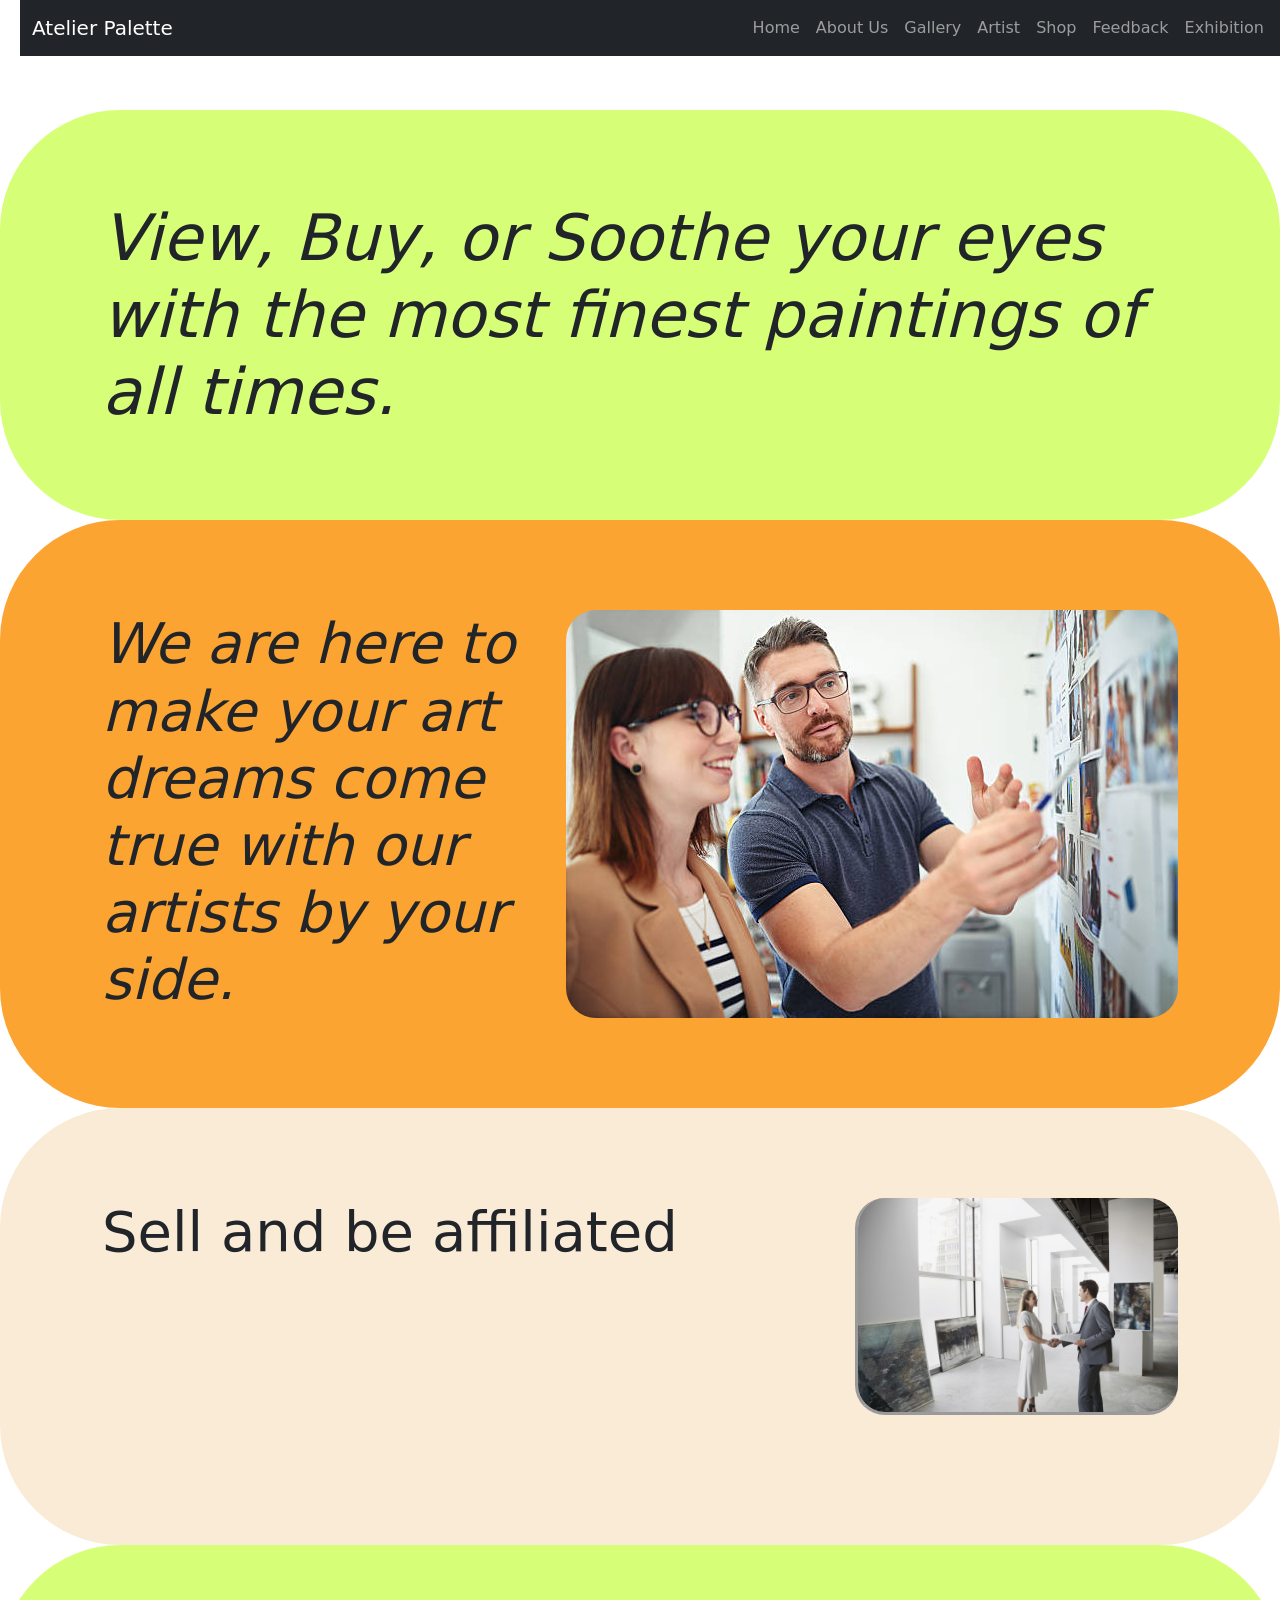
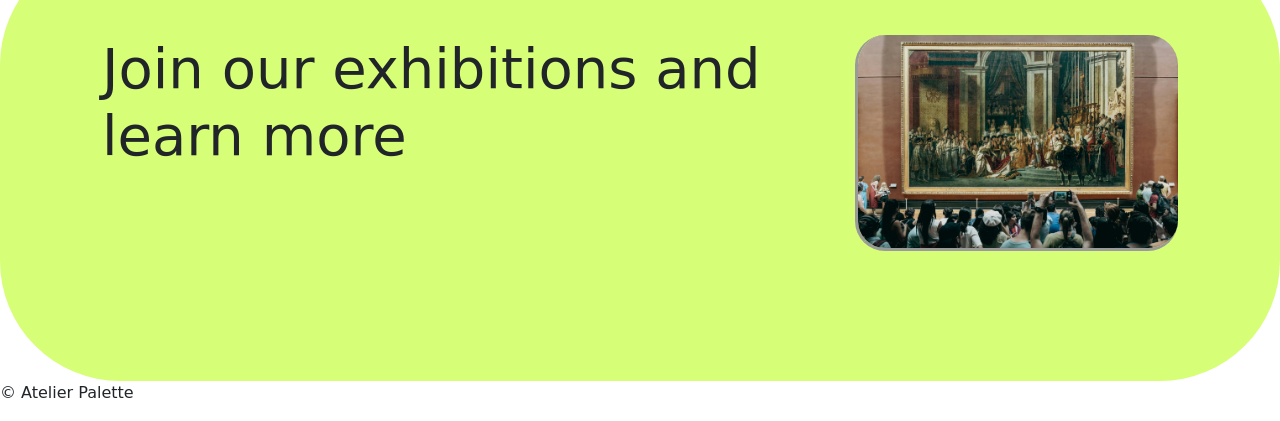
<file: index.html>
<!DOCTYPE html> 

<html lang="en"> 

<head> 

    <meta charset="UTF-8"> 

    <meta name="viewport" content="width=device-width, initial-scale=1.0"> 

    <title>Atelier Palette</title> 
        <link rel="icon" type="images/png" href="images/favicon-2.png">

    <!-- Bootstrap CSS --> 

<link href="https://cdn.jsdelivr.net/npm/bootstrap@5.3.0/dist/css/bootstrap.min.css" rel="stylesheet"> 


<!--My CSS-->

<link rel="stylesheet" href="main-style.css">
<link rel="nav-link" href="acrylic-content.html">
<link rel="nav-link" href="sculpting-content.html">
<link rel="nav-link" href="oil-content.html">

</head> 

<body> 
    

    <header> 

        

        <nav class="navbar navbar-expand-lg navbar-dark bg-dark"> 

        <div class="container-fluid"> 

            <a class="navbar-brand" href="index.html">
                Atelier Palette
            </a> 
           

            <button class="navbar-toggler" type="button" data-bs-toggle="offcanvas" data-bs-target="#offcanvasNavbar" aria-controls="offcanvasNavbar"> 

                <span class="navbar-toggler-icon"></span> 

            </button> 

            <div class="offcanvas offcanvas-end offcanvas-lg bg-dark text-bg-dark" tabindex="-1" id="offcanvasNavbar" aria-labelledby="offcanvasNavbarLabel"> 
                <div class="offcanvas-header"> 
                    <h5 class="offcanvas-title" id="offcanvasNavbarLabel">Menu</h5> 
                    <button type="button" class="btn-close btn-close-white text-reset" data-bs-dismiss="offcanvas" aria-label="Close"></button> 
                </div> 
                <div class="offcanvas-body"> 
                    <ul class="navbar-nav justify-content-end flex-grow-1 pe-3"> 

                    <li class="nav-item"> 

                        <a class="nav-link" href="index.html">Home</a> 

                    </li> 

                       
                    <li class="nav-item"> 

                        <a class="nav-link" href="about-us.html">About Us</a> 

                    </li> 

                    <li class="nav-item"> 

                        <a class="nav-link" href="gallery.html">Gallery</a> 

                    </li> 

                    
                    <li class="nav-item"> 

                        <a class="nav-link" href="artist.html">Artist</a> 

                    </li> 

                    
                    <li class="nav-item"> 

                        <a class="nav-link" href="sculpting-content.html">Shop</a> 

                    </li> 

                    
                    <li class="nav-item"> 

                        <a class="nav-link" href="feedback-page.html">Feedback</a> 

                    </li> 

                    <li class="nav-item">

                        <a class="nav-link" href="exhibition.html">Exhibition</a>

                    </li>

                </ul> 

            </div> 

        </div> 

    </nav> 

    </header> 

 
    <section class="first" style="background-color: rgb(214, 255, 119); padding: 90px; align-items: center; display: flex; justify-content: center; border-radius:120px;">
        <div class="container" style="display: flexbox; font-style: italic; ">
         <div class="display-3"> View, Buy, or Soothe your eyes with the most finest paintings of all times.</div> 
         
         </div> 
         </section>

    <section class="second" style="background-color: rgba(251, 153, 25, 0.889); padding: 90px; align-items: center; display: flex; justify-content: center; border-radius:120px;">
         <div class="container" style="display: flexbox; font-style: italic; ">
            <img src="images/AF.jpg" class="float-end" alt="art curators" style="border-radius: 30px;">
        <div class="display-4">We are here to make your art dreams come true with our artists by your side.</div>
        </div>
    </section>
            

    

    <section class="fourth" style="background-color: antiquewhite; padding: 90px; align-items: center; display: flex; justify-content: center; border-radius:120px;">
         
        <div class="container">
                    <img src="images/GettyImages-558270567-5a6213b67bb2830037cb6893.jpg" alt="a man buying a painting" class="float-end" style="object-fit: contain; border-radius: 30px; border-bottom-style: outset; border-left-style: inset; width: 30%; max-width: 100%; height: 50%; margin-bottom: 40px;">
        <div class="display-4">Sell and be affiliated</div>

        </div>
    </section>

    <section class="fifth" style="background-color: rgb(214, 255, 119); padding: 90px; align-items: center; display: flex; justify-content: center; border-radius:120px;">
        <div class="container">
            <img src="images/exhibition-abu.jpg" alt="exhibition event" style="display: block; width: 30%; max-width: 100%; height: 50%; border-radius: 30px; border-bottom-style: outset; border-left-style: inset; margin-bottom: 40px;" class="float-end">   
        <div class="display-4">Join our exhibitions and learn more</div>
        </div>
    
    </section>

    

 

    
 
<!-- Bootstrap JS and dependencies --> 

<script src="https://cdn.jsdelivr.net/npm/@popperjs/core@2.11.6/dist/umd/popper.min.js"></script> 

<script src="https://cdn.jsdelivr.net/npm/bootstrap@5.3.0/dist/js/bootstrap.min.js"></script> 
</body> 
<footer> 

        <p>&copy; Atelier Palette</p> 

    </footer> 
 

</html>
</file>
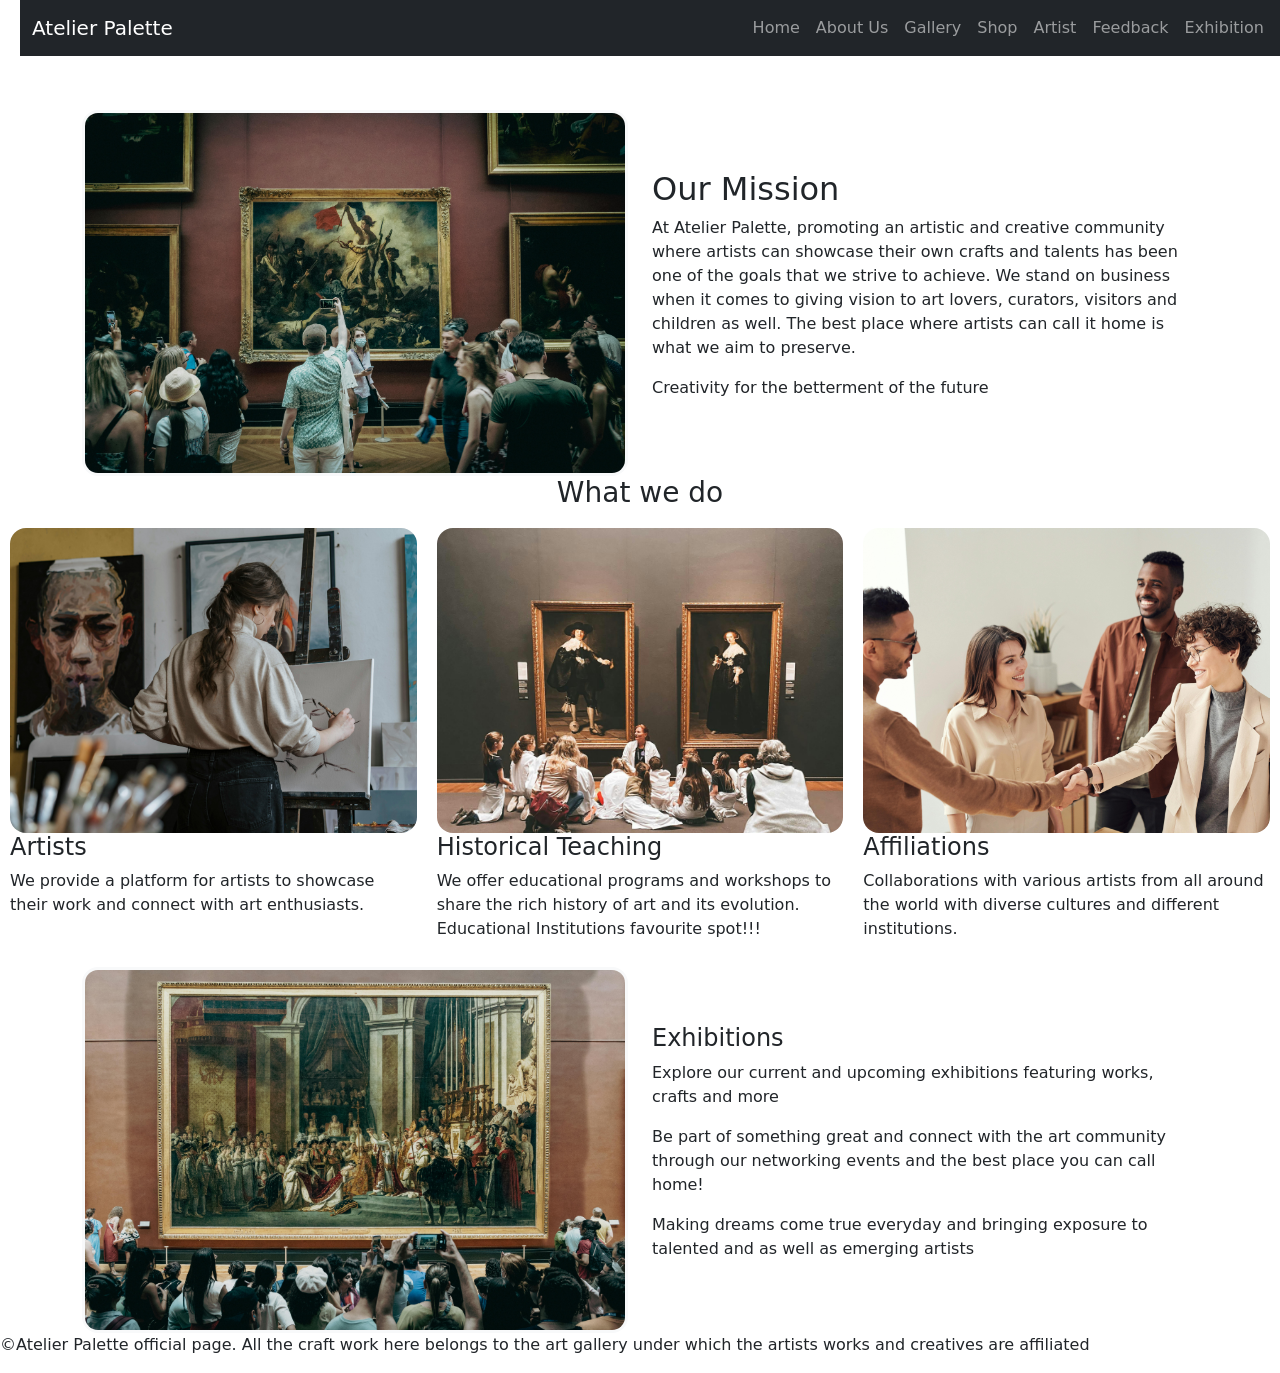
<file: about-us.html>
<!DOCTYPE html>
<html lang="en">
<head>
    <meta charset="UTF-8">
    <meta name="viewport" content="width=device-width, initial-scale=1.0">
    <title>Atelier Palette</title>
     <link rel="icon" type="images/png" href="images/favicon-2.png">

    <!-- Bootstrap CSS -->  
<link href="https://cdn.jsdelivr.net/npm/bootstrap@5.3.0/dist/css/bootstrap.min.css" rel="stylesheet">

<!--My CSS-->

<link rel="stylesheet" href="main-style.css">

</head>

<body>
    <header>
        
        <nav class="navbar navbar-expand-lg navbar-dark bg-dark"> 

        <div class="container-fluid"> 

            <a class="navbar-brand" href="index.html">Atelier Palette</a> 

           

            <button class="navbar-toggler" type="button" data-bs-toggle="offcanvas" data-bs-target="#offcanvasNavbar" aria-controls="offcanvasNavbar"> 

                <span class="navbar-toggler-icon"></span> 

            </button> 

            <div class="offcanvas offcanvas-end offcanvas-lg bg-dark text-bg-dark" tabindex="-1" id="offcanvasNavbar" aria-labelledby="offcanvasNavbarLabel"> 
                <div class="offcanvas-header"> 
                    <h5 class="offcanvas-title" id="offcanvasNavbarLabel">Menu</h5> 
                    <button type="button" class="btn-close btn-close-white text-reset" data-bs-dismiss="offcanvas" aria-label="Close"></button> 
                </div> 
                <div class="offcanvas-body"> 
                    <ul class="navbar-nav justify-content-end flex-grow-1 pe-3">
                        <li class="nav-item">
                            <a class="nav-link" href="index.html">Home</a>
                        </li>

                    <li class="nav-item">

                        <a class="nav-link" href="about-us.html">About Us</a>
                    </li>
                        
                    <li class="nav-item">

                        <a class="nav-link" href="gallery.html">Gallery</a>

                    </li>

                    <li class="nav-item">

                        <a class="nav-link" href="sculpting-content.html">Shop</a>

                    </li>

                    <li class="nav-item">

                        <a class="nav-link" href="artist.html">Artist</a>
                    </li>

                    <li class="nav-item">

                        <a class="nav-link" href="feedback-page.html">Feedback</a>
                    </li>

                    <li class="nav-item">

                        <a class="nav-link" href="exhibition.html">Exhibition</a>   
                    </li>
                </ul>
            </div>
        </div>
    </nav>
</header>

<main>
    <div class="container">
        <div id="mission" class="row align-items-center gx-4 gy-4">
            <div class="col-lg-6">
                <img src="images/our-mission.jpg" alt="many people inside the museum during an art exhibition" class="img-fluid rounded-4 border border-3 border-light">
            </div>
            <div class="col-lg-6 mission-content">
                <h2 class="mi-go">Our Mission</h2>
                <p>At Atelier Palette, promoting an artistic and creative community where artists can showcase their own crafts and talents has been one of the goals that we strive to achieve. We stand on business when it comes to giving vision to art lovers, curators, visitors and children as well. The best place where artists can call it home is what we aim to preserve.</p>
                <p>Creativity for the betterment of the future</p>
            </div>
        </div>
    </div>

    <div class="container">
        <h3 style="text-align:center;">What we do</h3>
    </div>

    <div class="flex-container">

    <div>
        <img src="images/artists.jpg" alt="an artist painting">
        <h4>Artists</h4>
        <p>We provide a platform for artists to showcase their work and connect with art enthusiasts.</p>

    </div>

    <div >
        <img src="images/historical-teaching.jpg" alt="historical teaching">
        <h4>Historical Teaching</h4>
            <p>We offer educational programs and workshops to share the rich history of art and its evolution. Educational Institutions favourite spot!!!</p>
        
    </div>

    <div >
        <img src="images/af2.jpg" alt="people shaking hands over an agreed deal">
        <h4> Affiliations</h4>
        <p>Collaborations with various artists from all around the world with diverse cultures and different institutions.</p>
    </div>
    </div>
        
    <div class="about-exhibition container">
        <div class="row align-items-center gx-4 gy-4">
            <div class="col-lg-6">
                <img src="images/exhibition-abu.jpg" alt="people in an art gallery taking pictures of a painting" class="img-fluid rounded-4 border border-3 border-light">
            </div>
            <div class="col-lg-6 content">
                <h4>Exhibitions</h4>
                <p>Explore our current and upcoming exhibitions featuring works, crafts and more</p>
                <p>Be part of something great and connect with the art community through our networking events and the best place you can call home!</p>
                <p>Making dreams come true everyday and bringing exposure to talented and as well as emerging artists</p>
            </div>
        </div>
    </div>
    






</main>

<!-- Bootstrap JS and dependencies --> 

<script src="https://cdn.jsdelivr.net/npm/@popperjs/core@2.11.6/dist/umd/popper.min.js"></script> 

<script src="https://cdn.jsdelivr.net/npm/bootstrap@5.3.0/dist/js/bootstrap.min.js"></script> 
</body>
<footer>
    <p>&copy;Atelier Palette official page. All the craft work here belongs to the art gallery under which the artists works and creatives are affiliated</p>
</footer>

</html>
</file>
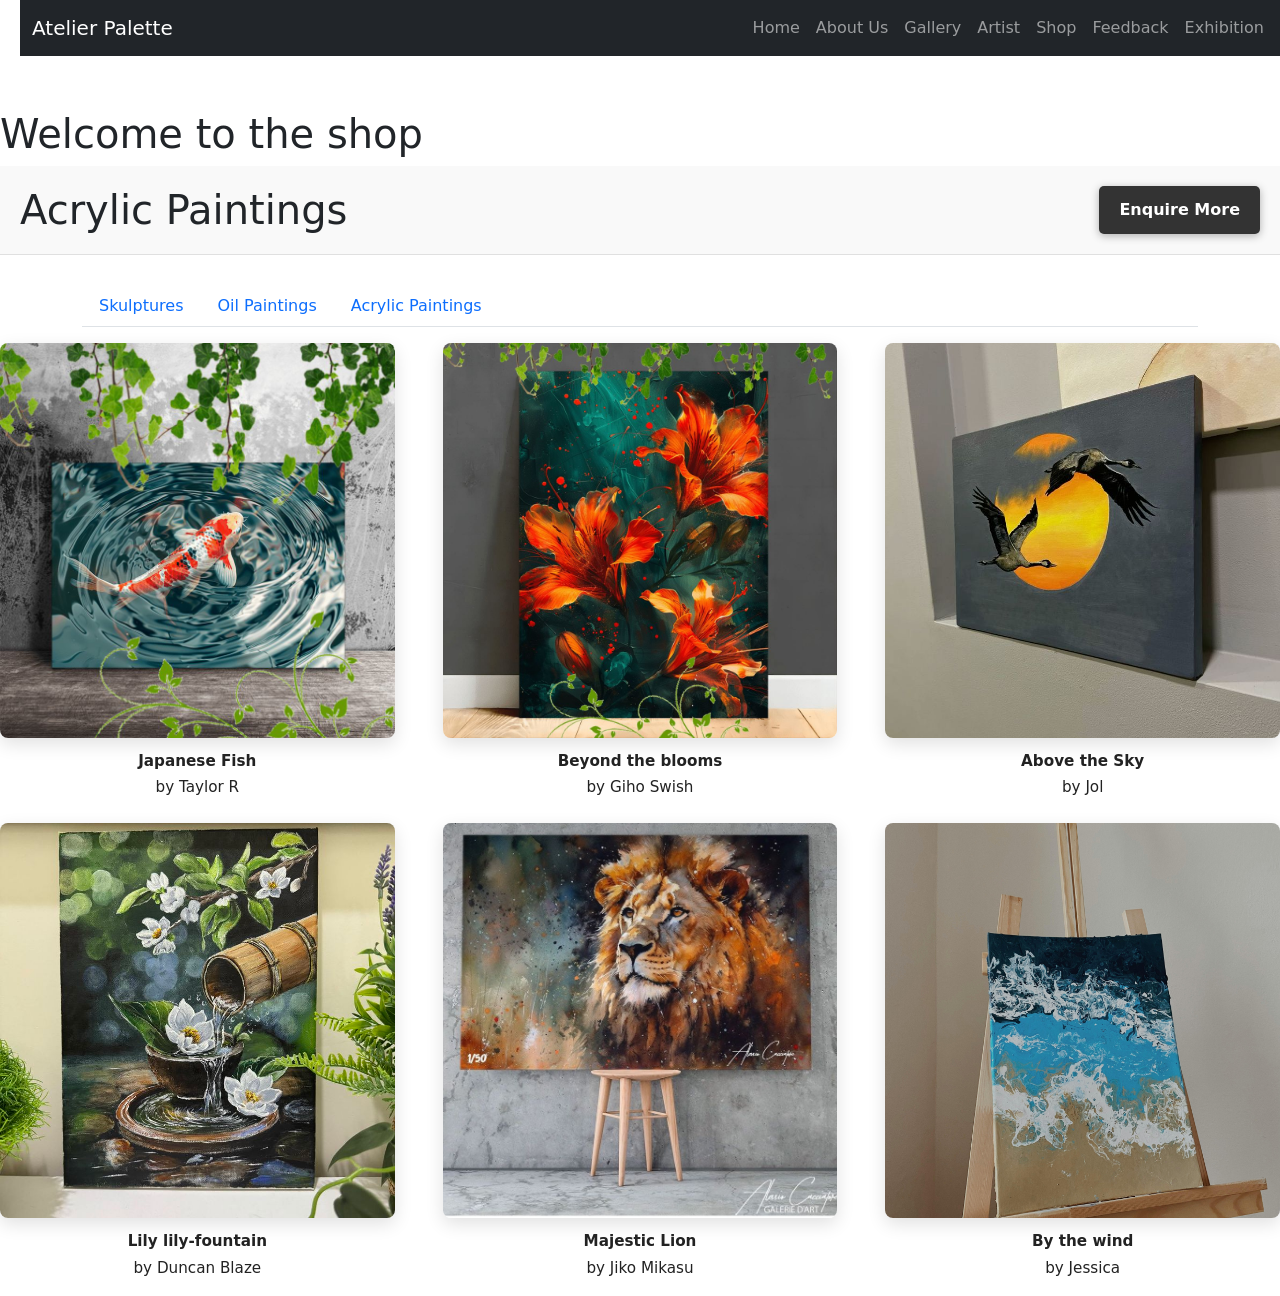
<file: acrylic-content.html>
<!DOCTYPE html>
<html lang="en">
<head>
    <meta charset="UTF-8">
    <meta name="viewport" content="width=device-width, initial-scale=1.0">
    <title>Atelier Palette</title>
     <link rel="icon" type="images/png" href="images/favicon-2.png">


    <!-- Bootstrap CSS --> 

<link href="https://cdn.jsdelivr.net/npm/bootstrap@5.3.0/dist/css/bootstrap.min.css" rel="stylesheet"> 

<!--My CSS-->

<link rel="stylesheet" href="image-content styles.css">
<link rel="stylesheet" href="main-style.css">

<link rel="nav-link" href="shop.html">
<link rel="nav-link" href="index.html">
</head>
<body>
    <header>
        
        <nav class="navbar navbar-expand-lg navbar-dark bg-dark"> 

        <div class="container-xxl"> 

            <a class="navbar-brand" href="index.html">Atelier Palette</a> 

           

            <button class="navbar-toggler" type="button" data-bs-toggle="offcanvas" data-bs-target="#offcanvasNavbar" aria-controls="offcanvasNavbar"> 

                <span class="navbar-toggler-icon"></span> 

            </button> 

            <div class="offcanvas offcanvas-end offcanvas-lg bg-dark text-bg-dark" tabindex="-1" id="offcanvasNavbar" aria-labelledby="offcanvasNavbarLabel"> 
                <div class="offcanvas-header"> 
                    <h5 class="offcanvas-title" id="offcanvasNavbarLabel">Menu</h5> 
                    <button type="button" class="btn-close btn-close-white text-reset" data-bs-dismiss="offcanvas" aria-label="Close"></button> 
                </div> 
                <div class="offcanvas-body"> 
                    <ul class="navbar-nav justify-content-end flex-grow-1 pe-3">
                        <li class="nav-item">
                            <a class="nav-link" href="index.html">Home</a>
                        </li>

                       
                    <li class="nav-item"> 

                        <a class="nav-link" href="about-us.html">About Us</a> 

                    </li> 

                    <li class="nav-item"> 

                        <a class="nav-link" href="gallery.html">Gallery</a> 

                    </li> 

                    
                    <li class="nav-item"> 

                        <a class="nav-link" href="artist.html">Artist</a> 

                    </li> 

                    
                    <li class="nav-item"> 

                        <a class="nav-link" href="sculpting-content.html">Shop</a> 

                    </li> 

                    
                    <li class="nav-item"> 

                        <a class="nav-link" href="feedback-page.html">Feedback</a> 

                    </li> 

                    <li class="nav-item">

                        <a class="nav-link" href="exhibition.html">Exhibition</a>       

                    </li>

                </ul> 

            </div> 

        </div> 

    </nav> 

    </header>

    <!-- Enquire modal button -->
    <div class="modal fade" id="enquireModal" tabindex="-1" aria-labelledby="enquireModalLabel" aria-hidden="true">
        <div class="modal-dialog modal-dialog-scrollable">
            <div class="modal-content">
                <div class="modal-header">
                    <h5 class="modal-title" id="enquireModalLabel">Enquire More</h5>
                    <button type="button" class="btn-close" data-bs-dismiss="modal" aria-label="Close"></button>
                </div>
                <div class="modal-body">
                    <form id="enquireForm">
                        <div class="mb-3">
                            <label for="artistName" class="form-label">Artist Name</label>
                            <input type="text" class="form-control" id="artistName" required>
                        </div>
                        <div class="mb-3">
                            <label for="artworkName" class="form-label">Artwork Name</label>
                            <input type="text" class="form-control" id="artworkName" required>
                        </div>
                        <div class="mb-3">
                            <label for="visitorName" class="form-label">Name</label>
                            <input type="text" class="form-control" id="visitorName" required>
                        </div>
                        <div class="mb-3">
                            <label for="visitorEmail" class="form-label">Email</label>
                            <input type="email" class="form-control" id="visitorEmail" required>
                        </div>
                        <div class="mb-3">
                            <label for="visitorType" class="form-label">I am a</label>
                            <select class="form-select" id="visitorType" required>
                                <option value="">---</option>
                                <option value="Private collector">Private collector</option>
                                <option value="Institution">Institution</option>
                                <option value="Individual buyer">Individual buyer</option>
                            </select>
                        </div>
                        <div class="mb-3">
                            <label for="visitorMessage" class="form-label">Message</label>
                            <textarea class="form-control" id="visitorMessage" rows="4" required></textarea>
                        </div>
                        <button type="submit" class="btn btn-primary w-100">Submit</button>
                    </form>
                </div>
            </div>
        </div>
    </div>

    <!--My Content-->
      <h1>Welcome to the shop</h1>
    <div class="content-header">
        <h1>Acrylic Paintings</h1>
        <button class="btn-enquire-more" data-bs-toggle="modal" data-bs-target="#enquireModal">Enquire More</button>
    </div>

<div class="container mt-3">
  
  <ul class="nav nav-tabs">
    <li class="nav-item">
      <a class="nav-link " href="sculpting-content.html">Skulptures</a>
    </li>
    <li class="nav-item">
      <a class="nav-link" href="oil-content.html">Oil Paintings</a>
    </li>
    <li class="nav-item">
      <a class="nav-link" href="acrylic-content.html">Acrylic Paintings</a>
    </li>
  </ul>
</div>

<section class="acrylic-content">
  <div class="row">
        <div class="column">
            <img src="images-for-content-pages/acrylic-content/fish_painting.jpg" alt="a fish acrylic painting">
            <p><cite>Japanese Fish</cite> by Taylor R</p>
        </div>
        <div class="column">
            <img src="  images-for-content-pages/acrylic-content/flower.jpg" alt="a flower painting">
                <p><cite>Beyond the blooms</cite> by Giho Swish</p>
        </div>
        <div class="column">
             <img src="images-for-content-pages/acrylic-content/flying_birds.jpg" alt="a painting of birds flying">
            <p><cite>Above the Sky</cite> by Jol</p>
        </div>
        <div class="column">
             <img src="images-for-content-pages/acrylic-content/lily-fountain.jpg" alt="a fountain with lily flowers in them">
             <p><cite>Lily lily-fountain</cite> by Duncan Blaze</p>
        </div>
         <div class="column">
             <img src="images-for-content-pages/acrylic-content/lion-on-chair.jpg" alt="a painting of a lion">
            <p><cite>Majestic Lion</cite> by Jiko Mikasu</p>
        </div>
         <div class="column">
             <img src="images-for-content-pages/acrylic-content/sea-waves.jpg" alt="a painting of sea waves on the beach">
             <p><cite>By the wind</cite> by Jessica</p>
         </div>
    </div>
  </div>
</section>







    <!-- Bootstrap JS and dependencies --> 

<script src="https://cdn.jsdelivr.net/npm/@popperjs/core@2.11.6/dist/umd/popper.min.js"></script> 

<script src="https://cdn.jsdelivr.net/npm/bootstrap@5.3.0/dist/js/bootstrap.min.js"></script> 
    </body>
</html>
</file>
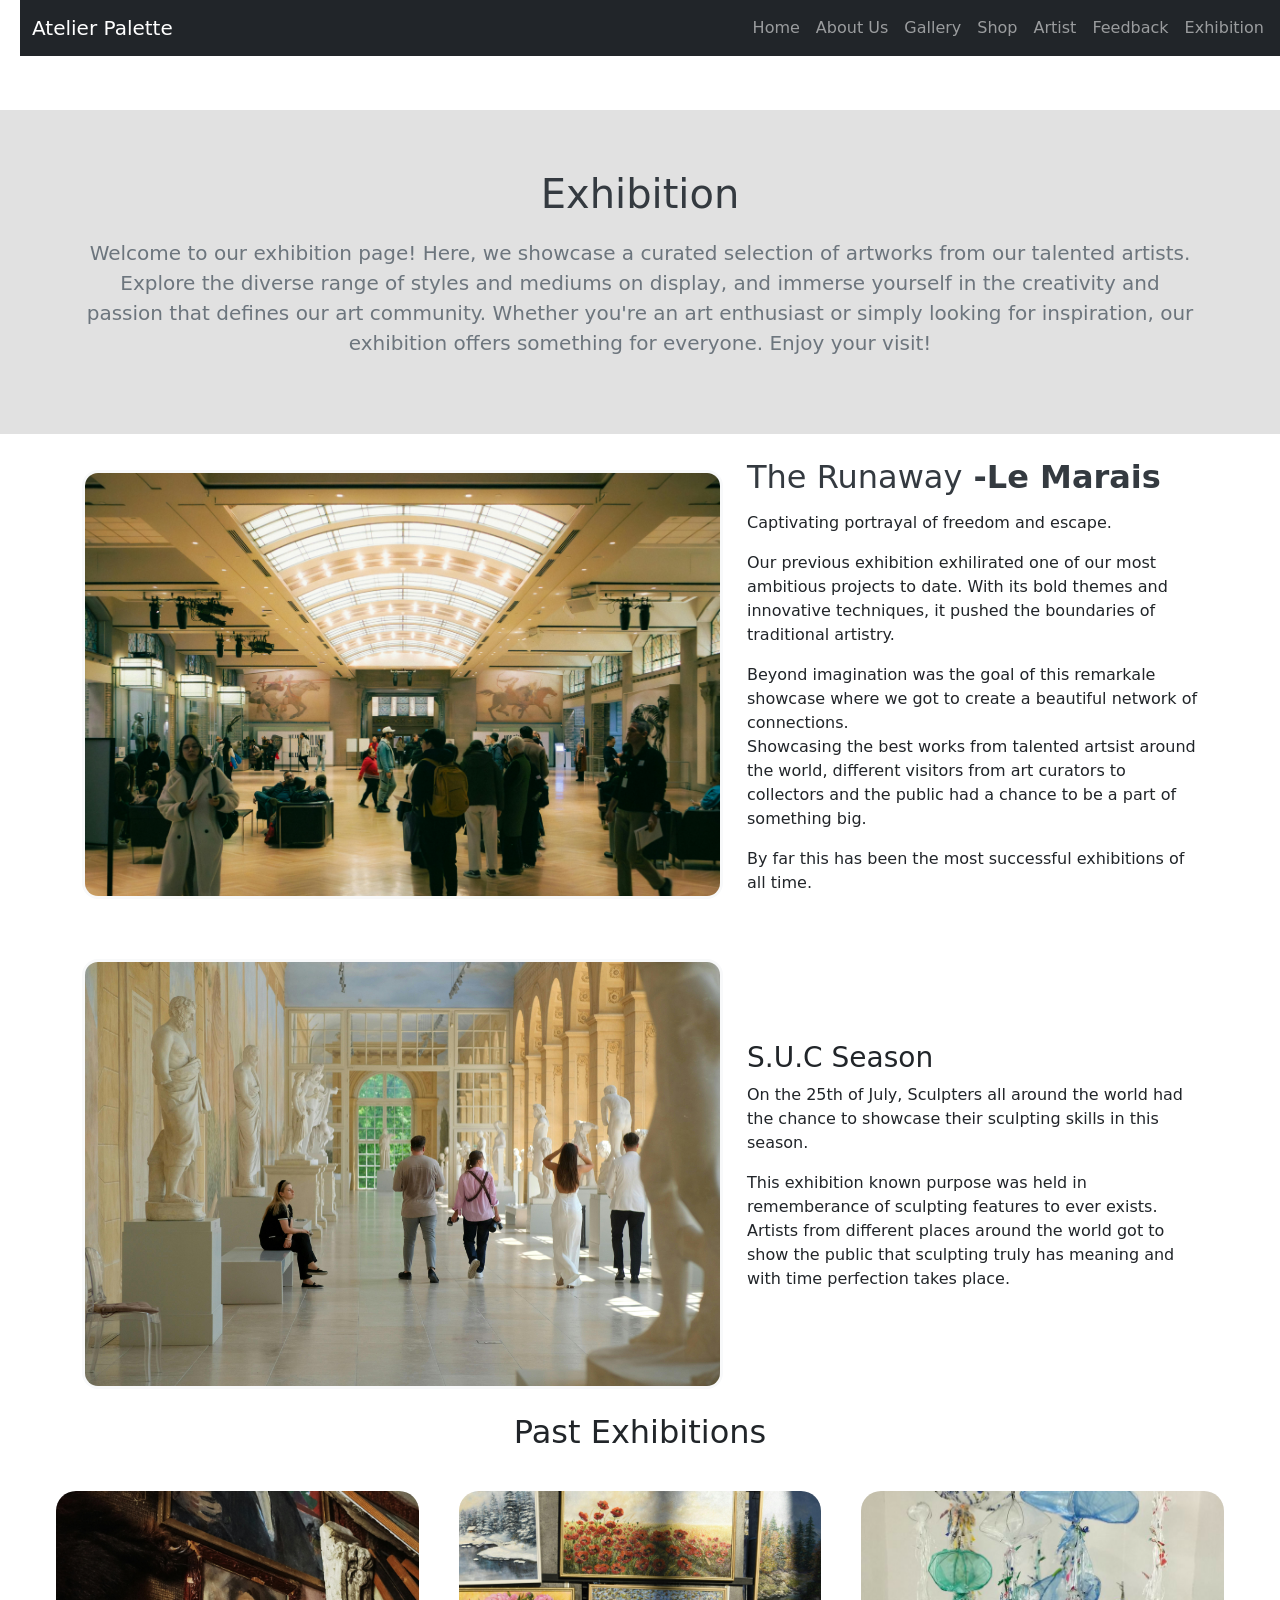
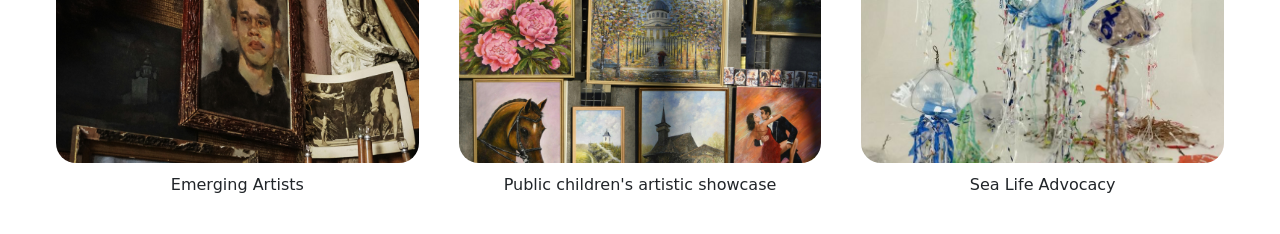
<file: exhibition.html>
<!DOCTYPE html>
<html lang="en">
<head>
    <meta charset="UTF-8">

    <meta name="viewport" content="width=device-width,initial-scale=1.0">

    <title>Atelier Palette</title>
     <link rel="icon" type="images/png" href="images/favicon-2.png">


      <!-- Bootstrap CSS --> 

<link href="https://cdn.jsdelivr.net/npm/bootstrap@5.3.0/dist/css/bootstrap.min.css" rel="stylesheet"> 


<!--My CSS-->

<link rel="stylesheet" href="main-style.css">

<!--My Navigation Links-->
<link rel="nav-link" href="acrylic-content.html">
<link rel="nav-link" href="sculpting-content.html">
<link rel="nav-link" href="oil-content.html">

</head>

<body> 

    <header> 

       

   
        <nav class="navbar navbar-expand-lg navbar-dark bg-dark"> 

        <div class="container-fluid"> 

            <a class="navbar-brand" href="index.html">Atelier Palette</a> 


            <button class="navbar-toggler" type="button" data-bs-toggle="offcanvas" data-bs-target="#offcanvasNavbar" aria-controls="offcanvasNavbar"> 

                <span class="navbar-toggler-icon"></span> 

            </button> 

            <div class="offcanvas offcanvas-end offcanvas-lg bg-dark text-bg-dark" tabindex="-1" id="offcanvasNavbar" aria-labelledby="offcanvasNavbarLabel"> 
                <div class="offcanvas-header"> 
                    <h5 class="offcanvas-title" id="offcanvasNavbarLabel">Menu</h5> 
                    <button type="button" class="btn-close btn-close-white text-reset" data-bs-dismiss="offcanvas" aria-label="Close"></button> 
                </div> 
                <div class="offcanvas-body"> 
                    <ul class="navbar-nav justify-content-end flex-grow-1 pe-3">
                        <li class="nav-item">
                            
                        <a class="nav-link" href="index.html">Home</a>
                    </li>

                        <a class="nav-link" href="about-us.html">About Us</a>
                    </li>
                    <li class="nav-item"> 

                        <a class="nav-link" href="gallery.html">Gallery</a>
                    </li>
                    <li class="nav-item">
                        <a class="nav-link" href="sculpting-content.html">Shop</a>
                    </li>
                    <li class="nav-item">
                        <a class="nav-link" href="artist.html">Artist</a>
                    </li>
                    <li class="nav-item">
                        <a class="nav-link" href="feedback-page.html">Feedback</a>
                    </li>
                    <li class="nav-item">
                        <a class="nav-link" href="exhibition.html">Exhibition</a>   
                    </li>
                </ul>       
            </div>
        </div>
    </div>
</nav>

</header>

<main>

<section class="exhibition-section">
    <div class="container">
        <h1 class="exhibition-title">Exhibition</h1>
        <p class="exhibition-description">Welcome to our exhibition page! Here, we showcase a curated selection of artworks from our talented artists. Explore the diverse range of styles and mediums on display, and immerse yourself in the creativity and passion that defines our art community. Whether you're an art enthusiast or simply looking for inspiration, our exhibition offers something for everyone. Enjoy your visit!</p>
    </div>
</section>

<section class="exhibition-img py-4">
    <div class="container">
        <div class="row align-items-center gx-4 gy-4">
            <div class="col-lg-7">
                <img src="images/exhibition1.jpg" alt="exhibition image" class="img-fluid rounded-4 border border-3 border-light mx-auto d-block exhibition-main-img">
            </div>
            <div class="col-lg-5">
                <div class="content">
                    <h2 class="heading">The Runaway<b> -Le Marais</b></h2>
                    <p>Captivating portrayal of freedom and escape.</p>
                    <p>Our previous exhibition exhilirated one of our most ambitious projects to date. With its bold themes and innovative techniques, it pushed the boundaries of traditional artistry.</p>
                    <p>Beyond imagination was the goal of this remarkale showcase where we got to create a beautiful network of connections. <br> Showcasing the best works from talented artsist around the world, different visitors from art curators to collectors and the public had a chance to be a part of something big.</p>
                    <p>By far this has been the most successful exhibitions of all time.</p>
                </div>
            </div>
        </div>
    </div>
</section>
<section class="exhibition-2 py-4">
    <div class="container">
        <div class="row align-items-center gx-4 gy-4">
            <div class="col-lg-7">
                <img src="images/prev-1 (1).jpg" alt="sculpture season exhibition" class="img-fluid rounded-4 border border-3 border-light mx-auto d-block exhibition-main-img">
            </div>
            <div class="col-lg-5">
                <div class="content">
                    <h3>S.U.C Season</h3>
                    <p>On the 25th of July, Sculpters all around the world had the chance to showcase their sculpting skills in this season.</p>
                    <p>This exhibition known purpose was held in rememberance of sculpting features to ever exists. Artists from different places around the world got to show the public that sculpting truly has meaning and with time perfection takes place.</p>
                </div>
            </div>
        </div>
    </div>
</section>

<h2 class="container text-center">Past Exhibitions</h2>

<section class="exhibition-3">
<div class="past exhibitions">
    <div class="row">
        <div class="column">
            <img src="images/prev-2.jpg" alt="emerging artist showcase" width="100%">
            <h3>Emerging Artists</h3>
        </div>
        <div class="column">
            <img src="images/prev-3.jpg" alt="past exhibition image" width="100%">
            <h3>Public children's artistic showcase</h3>
        </div>

        <div class="column">
            <img src="images/prev-4.jpg" alt="past exhibition image" width="100%">
            <h3>Sea Life Advocacy</h3>
        </div>
    </div>
</div>
</div>
</main>


<!-- Bootstrap JS and dependencies --> 

<script src="https://cdn.jsdelivr.net/npm/@popperjs/core@2.11.6/dist/umd/popper.min.js"></script> 

<script src="https://cdn.jsdelivr.net/npm/bootstrap@5.3.0/dist/js/bootstrap.min.js"></script> 
</body>
</html>
</file>
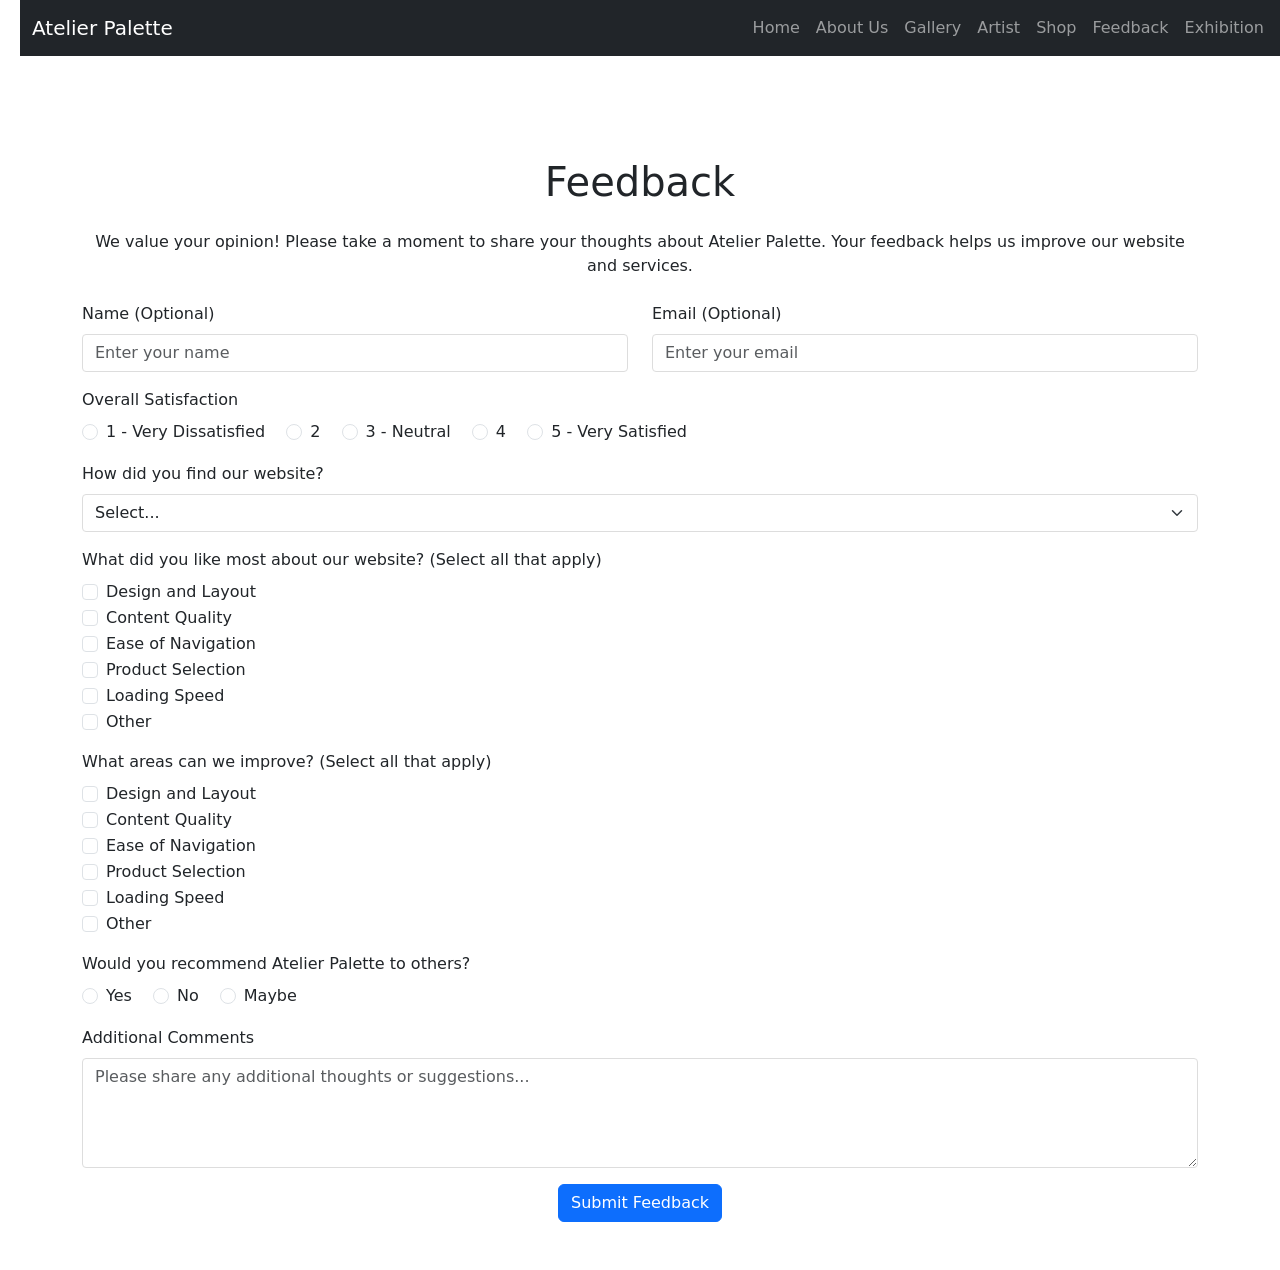
<file: feedback-page.html>
<!DOCTYPE html>

<html lang="en">

<head>

    <meta charset="UTF-8">

    <meta name="viewport" content="width=device-width, initial-scale=1.0">

    <title>Atelier Palette</title>
     <link rel="icon" type="images/png" href="images/favicon-2.png">


    <!-- Bootstrap CSS --> 

<link href="https://cdn.jsdelivr.net/npm/bootstrap@5.3.0/dist/css/bootstrap.min.css" rel="stylesheet"> 

<!--My CSS-->

<link rel="stylesheet" href="main-style.css">


</head>

<body>

    <header>

        

        <nav class="navbar navbar-expand-lg navbar-dark bg-dark"> 

        <div class="container-fluid"> 

            <a class="navbar-brand" href="index.html">Atelier Palette</a> 


            <button class="navbar-toggler" type="button" data-bs-toggle="offcanvas" data-bs-target="#offcanvasNavbar" aria-controls="offcanvasNavbar"> 

                <span class="navbar-toggler-icon"></span> 

            </button> 

            <div class="offcanvas offcanvas-end offcanvas-lg bg-dark text-bg-dark" tabindex="-1" id="offcanvasNavbar" aria-labelledby="offcanvasNavbarLabel"> 
                <div class="offcanvas-header"> 
                    <h5 class="offcanvas-title" id="offcanvasNavbarLabel">Menu</h5> 
                    <button type="button" class="btn-close btn-close-white text-reset" data-bs-dismiss="offcanvas" aria-label="Close"></button> 
                </div> 
                <div class="offcanvas-body"> 
                    <ul class="navbar-nav justify-content-end flex-grow-1 pe-3">
                        <li class="nav-item">
                            <a class="nav-link" href="index.html">Home</a>
                        </li>

                       
                    <li class="nav-item"> 

                        <a class="nav-link" href="about-us.html">About Us</a> 

                    </li> 

                    <li class="nav-item"> 

                        <a class="nav-link" href="gallery.html">Gallery</a> 

                    </li> 

                    
                    <li class="nav-item"> 

                        <a class="nav-link" href="artist.html">Artist</a> 

                    </li> 

                    
                    <li class="nav-item"> 

                        <a class="nav-link" href="sculpting-content.html">Shop</a> 

                    </li> 

                    
                    <li class="nav-item"> 

                        <a class="nav-link" href="feedback-page.html">Feedback</a> 

                    </li> 

                    <li class="nav-item">

                        <a class="nav-link" href="exhibition.html">Exhibition</a>

                    </li>
                </ul> 

            </div> 

        </div> 

    </nav> 

    </header>
    
<main class="container my-5">
    <h1 class="text-center mb-4">Feedback</h1>
    <p class="text-center mb-4">We value your opinion! Please take a moment to share your thoughts about Atelier Palette. Your feedback helps us improve our website and services.</p>
    
    <form>
        <div class="row">
            <div class="col-md-6 mb-3">
                <label for="name" class="form-label">Name (Optional)</label>
                <input type="text" class="form-control" id="name" placeholder="Enter your name">
            </div>
            <div class="col-md-6 mb-3">
                <label for="email" class="form-label">Email (Optional)</label>
                <input type="email" class="form-control" id="email" placeholder="Enter your email">
            </div>
        </div>
        
        <div class="mb-3">
            <label class="form-label">Overall Satisfaction</label>
            <div>
                <div class="form-check form-check-inline">
                    <input class="form-check-input" type="radio" name="satisfaction" id="satisfaction1" value="1">
                    <label class="form-check-label" for="satisfaction1">1 - Very Dissatisfied</label>
                </div>
                <div class="form-check form-check-inline">
                    <input class="form-check-input" type="radio" name="satisfaction" id="satisfaction2" value="2">
                    <label class="form-check-label" for="satisfaction2">2</label>
                </div>
                <div class="form-check form-check-inline">
                    <input class="form-check-input" type="radio" name="satisfaction" id="satisfaction3" value="3">
                    <label class="form-check-label" for="satisfaction3">3 - Neutral</label>
                </div>
                <div class="form-check form-check-inline">
                    <input class="form-check-input" type="radio" name="satisfaction" id="satisfaction4" value="4">
                    <label class="form-check-label" for="satisfaction4">4</label>
                </div>
                <div class="form-check form-check-inline">
                    <input class="form-check-input" type="radio" name="satisfaction" id="satisfaction5" value="5">
                    <label class="form-check-label" for="satisfaction5">5 - Very Satisfied</label>
                </div>
            </div>
        </div>
        
        <div class="mb-3">
            <label for="howFound" class="form-label">How did you find our website?</label>
            <select class="form-select" id="howFound">
                <option selected>Select...</option>
                <option value="search">Browser</option>
                <option value="social">Social Media</option>
                <option value="friend">Friend/Word of Mouth</option>
                <option value="advertisement">Advertisement</option>
                <option value="other">Other</option>
            </select>
        </div>
        
        <div class="mb-3">
            <label class="form-label">What did you like most about our website? (Select all that apply)</label>
            <div>
                <div class="form-check">
                    <input class="form-check-input" type="checkbox" id="like1" value="design">
                    <label class="form-check-label" for="like1">Design and Layout</label>
                </div>
                <div class="form-check">
                    <input class="form-check-input" type="checkbox" id="like2" value="content">
                    <label class="form-check-label" for="like2">Content Quality</label>
                </div>
                <div class="form-check">
                    <input class="form-check-input" type="checkbox" id="like3" value="navigation">
                    <label class="form-check-label" for="like3">Ease of Navigation</label>
                </div>
                <div class="form-check">
                    <input class="form-check-input" type="checkbox" id="like4" value="products">
                    <label class="form-check-label" for="like4">Product Selection</label>
                </div>
                <div class="form-check">
                    <input class="form-check-input" type="checkbox" id="like5" value="speed">
                    <label class="form-check-label" for="like5">Loading Speed</label>
                </div>
                <div class="form-check">
                    <input class="form-check-input" type="checkbox" id="like6" value="other">
                    <label class="form-check-label" for="like6">Other</label>
                </div>
            </div>
        </div>
        
        <div class="mb-3">
            <label class="form-label">What areas can we improve? (Select all that apply)</label>
            <div>
                <div class="form-check">
                    <input class="form-check-input" type="checkbox" id="improve1" value="design">
                    <label class="form-check-label" for="improve1">Design and Layout</label>
                </div>
                <div class="form-check">
                    <input class="form-check-input" type="checkbox" id="improve2" value="content">
                    <label class="form-check-label" for="improve2">Content Quality</label>
                </div>
                <div class="form-check">
                    <input class="form-check-input" type="checkbox" id="improve3" value="navigation">
                    <label class="form-check-label" for="improve3">Ease of Navigation</label>
                </div>
                <div class="form-check">
                    <input class="form-check-input" type="checkbox" id="improve4" value="products">
                    <label class="form-check-label" for="improve4">Product Selection</label>
                </div>
                <div class="form-check">
                    <input class="form-check-input" type="checkbox" id="improve5" value="speed">
                    <label class="form-check-label" for="improve5">Loading Speed</label>
                </div>
                <div class="form-check">
                    <input class="form-check-input" type="checkbox" id="improve6" value="other">
                    <label class="form-check-label" for="improve6">Other</label>
                </div>
            </div>
        </div>
        
        <div class="mb-3">
            <label for="recommend" class="form-label">Would you recommend Atelier Palette to others?</label>
            <div>
                <div class="form-check form-check-inline">
                    <input class="form-check-input" type="radio" name="recommend" id="recommendYes" value="yes">
                    <label class="form-check-label" for="recommendYes">Yes</label>
                </div>
                <div class="form-check form-check-inline">
                    <input class="form-check-input" type="radio" name="recommend" id="recommendNo" value="no">
                    <label class="form-check-label" for="recommendNo">No</label>
                </div>
                <div class="form-check form-check-inline">
                    <input class="form-check-input" type="radio" name="recommend" id="recommendMaybe" value="maybe">
                    <label class="form-check-label" for="recommendMaybe">Maybe</label>
                </div>
            </div>
        </div>
        
        <div class="mb-3">
            <label for="comments" class="form-label">Additional Comments</label>
            <textarea class="form-control" id="comments" rows="4" placeholder="Please share any additional thoughts or suggestions..."></textarea>
        </div>
        
        <div class="text-center">
            <button type="submit" class="btn btn-primary">Submit Feedback</button>
        </div>
    </form>
</main>









<!-- Bootstrap JS and dependencies --> 

<script src="https://cdn.jsdelivr.net/npm/@popperjs/core@2.11.6/dist/umd/popper.min.js"></script> 

<script src="https://cdn.jsdelivr.net/npm/bootstrap@5.3.0/dist/js/bootstrap.min.js"></script> 

</body>

</html>
</file>
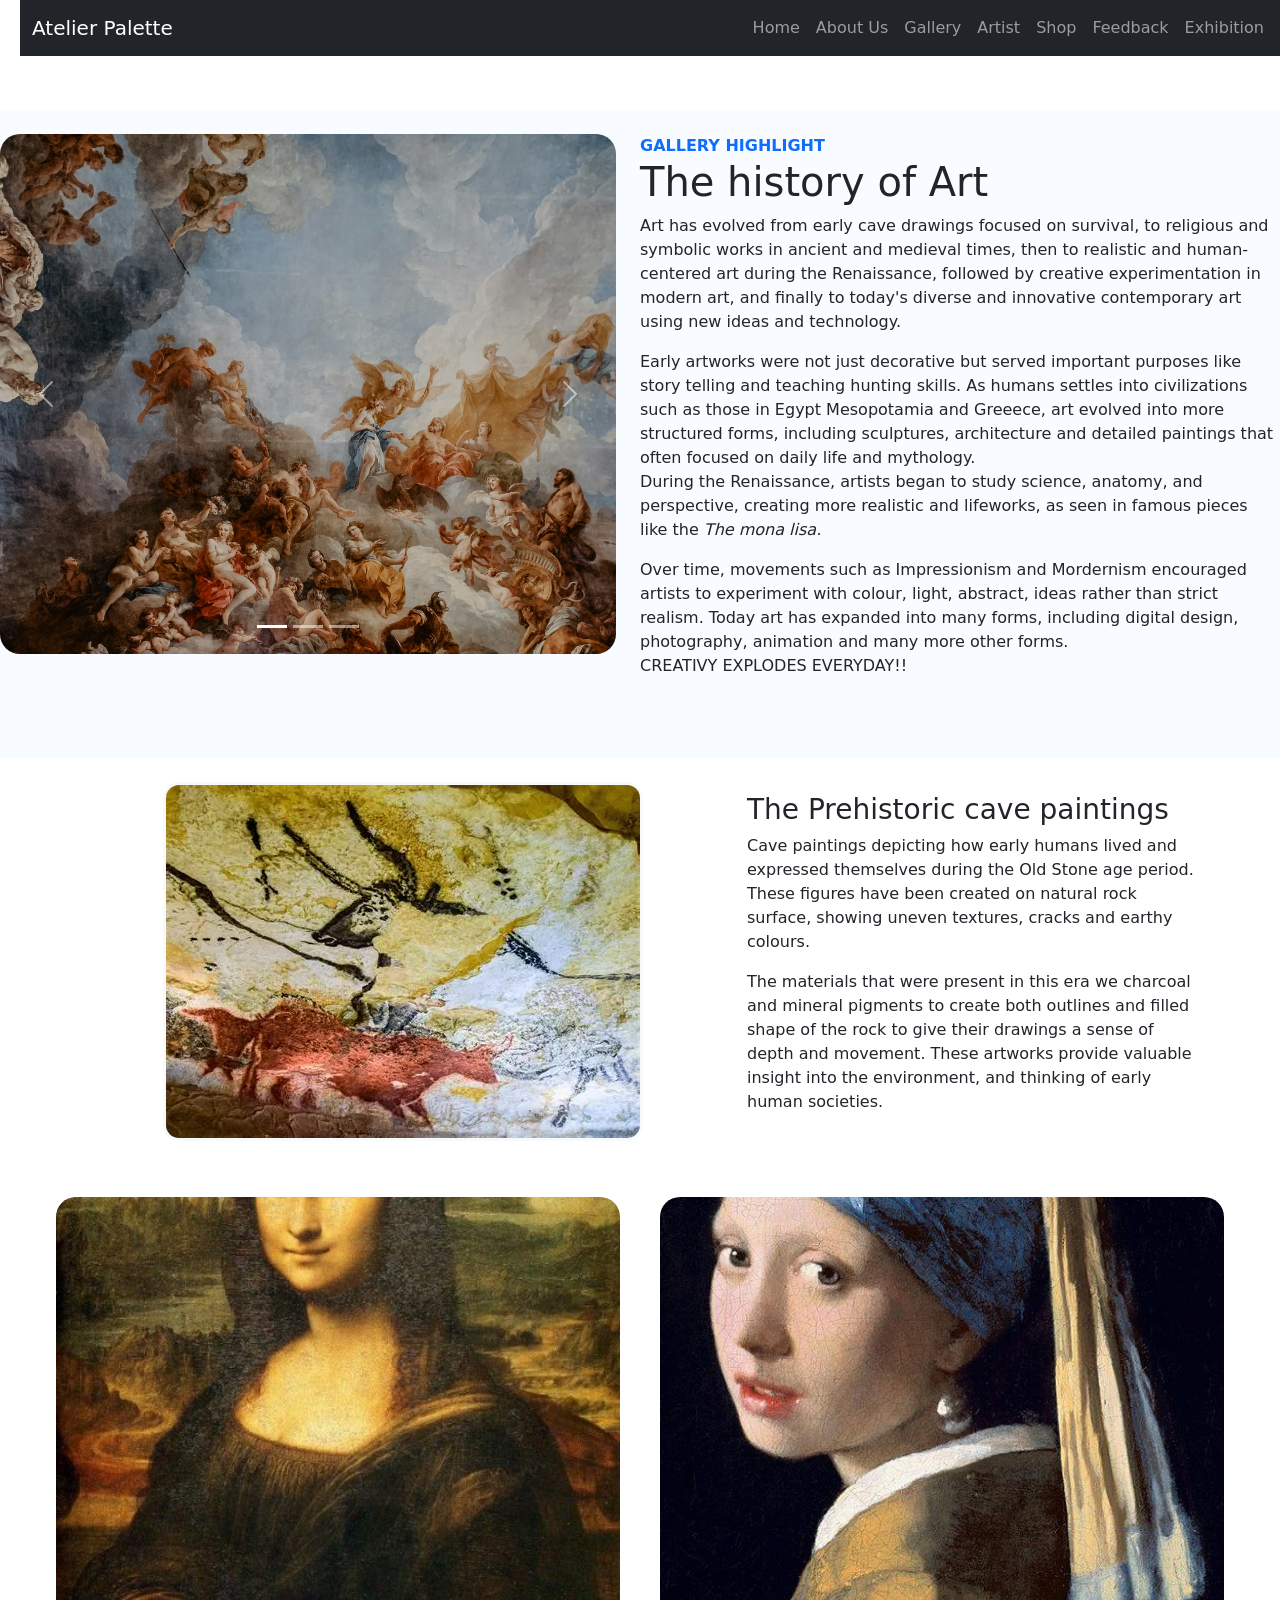
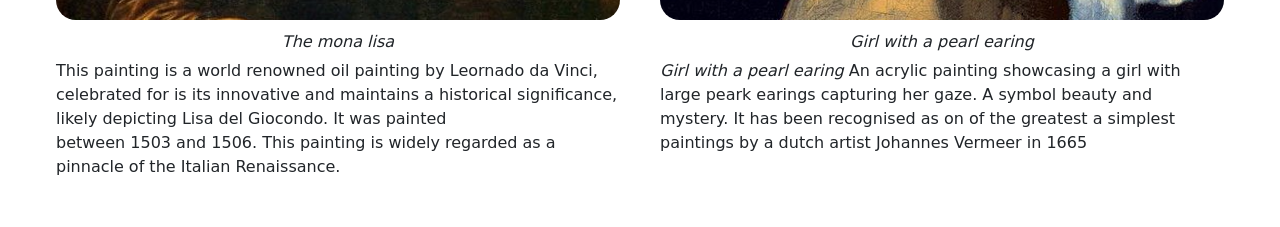
<file: gallery.html>
<!DOCTYPE html>
<html lang="en">
<head>
    <meta charset="UTF-8">

    <meta name="viewport" content="width=device-width,initial-scale=1.0">

    <title>Atelier Palette</title>
     <link rel="icon" type="images/png" href="images/favicon-2.png">


<!-- Bootstrap CSS --> 

<link href="https://cdn.jsdelivr.net/npm/bootstrap@5.3.0/dist/css/bootstrap.min.css" rel="stylesheet"> 


<!--My CSS-->

<link rel="stylesheet" href="main-style.css">

</head>

<body>

    <header> 

       

      <nav class="navbar navbar-expand-lg navbar-dark bg-dark"> 

        <div class="container-fluid"> 

            <a class="navbar-brand" href="index.html">Atelier Palette</a> 


            <button class="navbar-toggler" type="button" data-bs-toggle="offcanvas" data-bs-target="#offcanvasNavbar" aria-controls="offcanvasNavbar"> 

                <span class="navbar-toggler-icon"></span> 

            </button> 

            <div class="offcanvas offcanvas-end offcanvas-lg bg-dark text-bg-dark" tabindex="-1" id="offcanvasNavbar" aria-labelledby="offcanvasNavbarLabel"> 
                <div class="offcanvas-header"> 
                    <h5 class="offcanvas-title" id="offcanvasNavbarLabel">Menu</h5> 
                    <button type="button" class="btn-close btn-close-white text-reset" data-bs-dismiss="offcanvas" aria-label="Close"></button> 
                </div> 
                <div class="offcanvas-body"> 
                    <ul class="navbar-nav justify-content-end flex-grow-1 pe-3">
                        <li class="nav-item">
                            <a class="nav-link" href="index.html">Home</a>
                        </li>

                       
                    <li class="nav-item"> 

                        <a class="nav-link" href="about-us.html">About Us</a> 

                    </li> 

                    <li class="nav-item"> 

                        <a class="nav-link" href="gallery.html">Gallery</a> 

                    </li> 

                    
                    <li class="nav-item"> 

                        <a class="nav-link" href="artist.html">Artist</a> 

                    </li> 

                    
                    <li class="nav-item"> 

                        <a class="nav-link" href="sculpting-content.html">Shop</a> 

                    </li> 

                    
                    <li class="nav-item"> 

                        <a class="nav-link" href="feedback-page.html">Feedback</a> 

                    </li> 

                    <li class="nav-item">

                        <a class="nav-link" href="exhibition.html">Exhibition</a>
                        

                    </li>

                </ul> 

            </div> 

        </div> 

    </nav> 


    </header>

    <main class="gallery-section">
        <div class="container-fluid px-0">
            <div class="row align-items-start gx-0">
                <div class="col-lg-6 px-0 pe-lg-4">
                    <div id="galleryCarousel" class="carousel slide gallery-carousel" data-bs-ride="carousel">
                        <div class="carousel-indicators">
                            <button type="button" data-bs-target="#galleryCarousel" data-bs-slide-to="0" class="active" aria-current="true" aria-label="Slide 1"></button>
                            <button type="button" data-bs-target="#galleryCarousel" data-bs-slide-to="1" aria-label="Slide 2"></button>
                            <button type="button" data-bs-target="#galleryCarousel" data-bs-slide-to="2" aria-label="Slide 3"></button>
                        </div>
                        <div class="carousel-inner">
                            <div class="carousel-item active">
                                <img src="images/mona-lisa.jpg" class="d-block" alt="the mona lisa">
                            </div>
                            <div class="carousel-item">
                                <img src="images/the_woman.jpg" class="d-block" alt="girl with the pearl earings">
                            </div>
                            <div class="carousel-item">
                                <img src="images/the-sky.jpg" class="d-block" alt="People in the sky touching hands">
                            </div>
                        </div>
                        <button class="carousel-control-prev" type="button" data-bs-target="#galleryCarousel" data-bs-slide="prev">
                            <span class="carousel-control-prev-icon" aria-hidden="true"></span>
                            <span class="visually-hidden">Previous</span>
                        </button>
                        <button class="carousel-control-next" type="button" data-bs-target="#galleryCarousel" data-bs-slide="next">
                            <span class="carousel-control-next-icon" aria-hidden="true"></span>
                            <span class="visually-hidden">Next</span>
                        </button>
                    </div>
                </div>
                <div class="col-lg-6 gallery-content">
                    <span class="text-uppercase text-primary fw-bold">Gallery highlight</span>
                    <h1>The history of Art</h1>
                    <p>Art has evolved from early cave drawings focused on survival, to religious and symbolic works in ancient and medieval times, then to realistic and human-centered art during the Renaissance, followed by creative experimentation in modern art, and finally to today's diverse and innovative contemporary art using new ideas and technology.</p>
                    <p>Early artworks were not just decorative but served important purposes like story telling and teaching hunting skills. As humans settles into civilizations such as those in Egypt Mesopotamia and Greeece, art evolved into more structured forms, including sculptures, architecture and detailed paintings that often focused on daily life and mythology. <br> During the Renaissance, artists began to study science, anatomy, and perspective, creating more realistic and lifeworks, as seen in famous pieces like the <cite>The mona lisa.</cite></p>    
                    <p>Over time, movements such as Impressionism and Mordernism encouraged artists to experiment with colour, light, abstract, ideas rather than strict realism. Today art has expanded into many forms, including digital design, photography, animation and many more other forms. <br> CREATIVY EXPLODES EVERYDAY!!</p>
                    <div>
                            
                        </div>
                    </div>
                </div>
            </div>
        </div>
    </main>

    <section class="exhibition-2 py-4">
    <div class="container">
        <div class="row align-items-center gx-4 gy-4">
            <div class="col-lg-7 ">
                <img src="images/rock paintings.webp" alt="rock paintings" class="img-fluid rounded-4 border border-3 border-light mx-auto d-block exhibition-main-img">
            </div>
            <div class="col-lg-5">
                <div class="content">
                    <h3>The Prehistoric cave paintings</h3>
                    <p>Cave paintings depicting how early humans lived and expressed themselves during the Old Stone age period. These figures have been created on natural rock surface, showing uneven textures, cracks and earthy colours.</p>
                    <p>The materials that were present in this era we charcoal and mineral pigments to create both outlines and filled shape of the rock to give their drawings a sense of depth and movement. These artworks provide valuable insight into the environment, and thinking of early human societies.</p>
                </div>
            </div>
        </div>
    </div>
</section>

<section class="exhibition-3">
<div class="past exhibitions">
    <div class="row">
        <div class="column">
            <img src="images/mona-lisa.jpg" alt="a painting called the mona lisa" width="100%">
            <h3><cite>The mona lisa</cite></h3>
            <p>This painting is a world renowned oil painting by Leornado da Vinci, celebrated for is its innovative and maintains a historical significance, likely depicting Lisa del Giocondo. It was painted <br> between 1503 and 1506. This painting is widely regarded as a pinnacle of the Italian Renaissance.</p>
        </div>
        <div class="column">
            <img src="images/the_woman.jpg" alt="a girl with the pearl earings" width="100%">
            <h3><cite>Girl with a pearl earing</cite></h3>
            <p><cite>Girl with a pearl earing</cite> An acrylic painting showcasing a girl with large peark earings capturing her gaze. A symbol beauty and mystery. It has been recognised as on of the greatest a simplest paintings by a dutch artist Johannes Vermeer in 1665</p>
        </div>
    </div>
</div>
</section>


    <!-- Bootstrap JS --> 

<script src="https://cdn.jsdelivr.net/npm/bootstrap@5.3.0/dist/js/bootstrap.bundle.min.js"></script> 

</body>
</html>
</file>
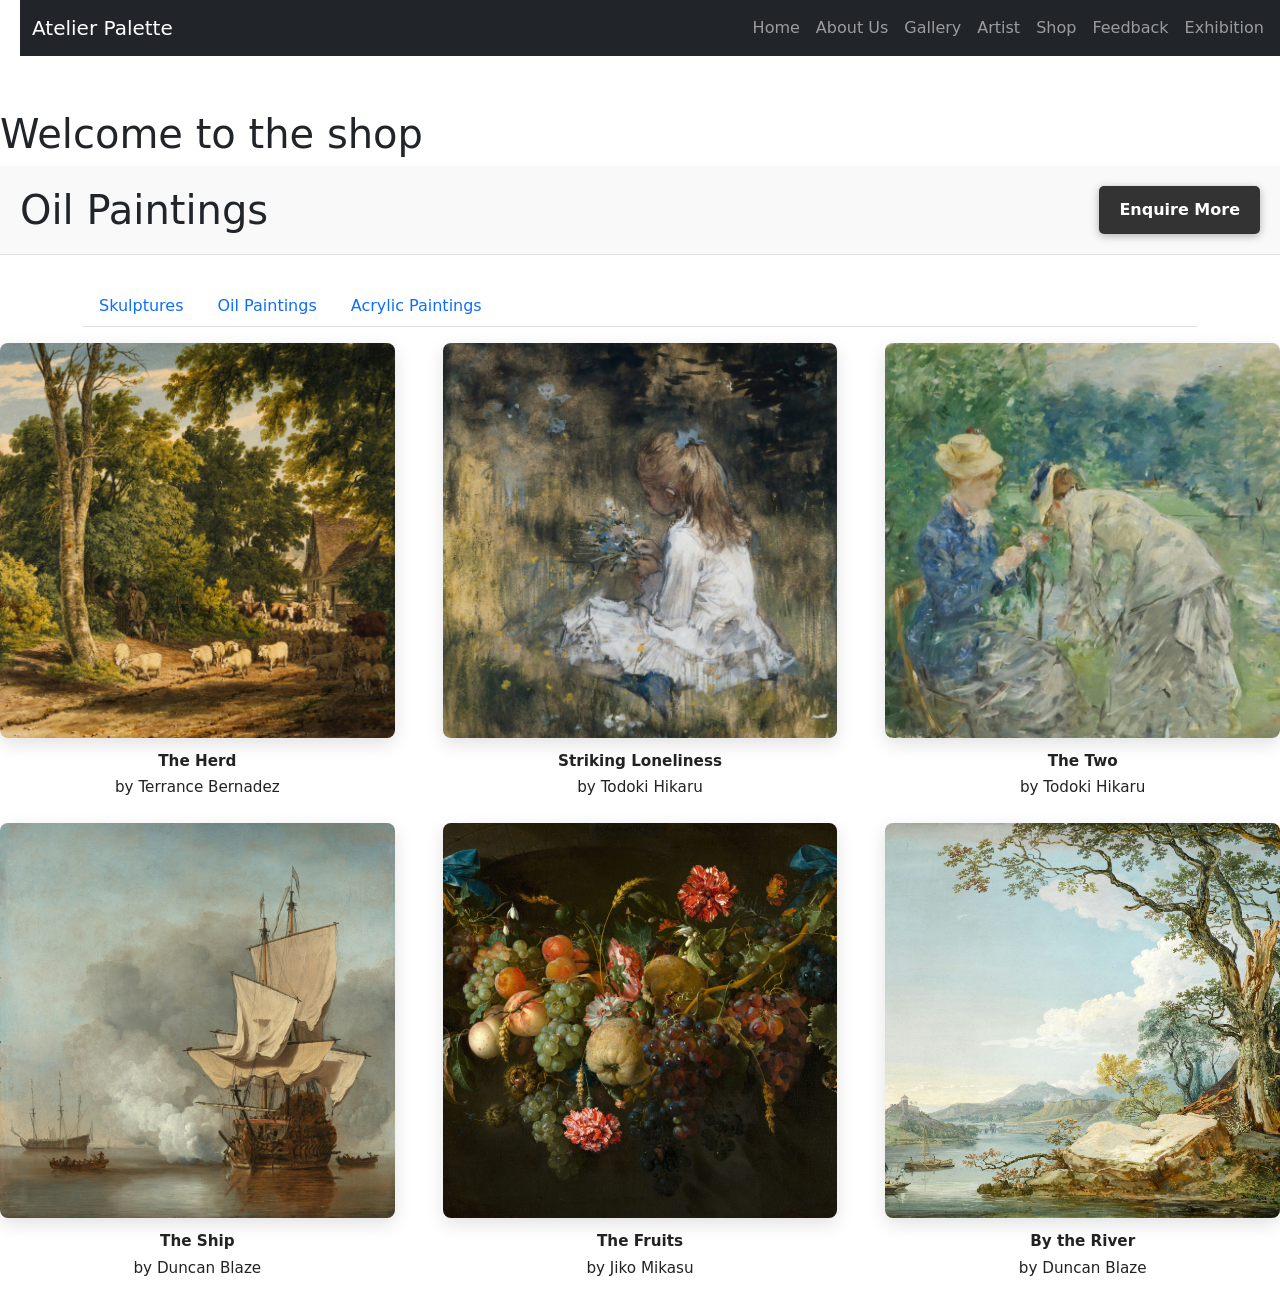
<file: oil-content.html>
<!DOCTYPE html>
<html lang="en">
<head>
    <meta charset="UTF-8">
    <meta name="viewport" content="width=device-width, initial-scale=1.0">
    <title>Atelier Palette</title>
     <link rel="icon" type="images/png" href="images/favicon-2.png">

    <!-- Bootstrap CSS --> 

<link href="https://cdn.jsdelivr.net/npm/bootstrap@5.3.0/dist/css/bootstrap.min.css" rel="stylesheet"> 

<!--My CSS-->

<link rel="stylesheet" href="image-content styles.css">
<link rel="stylesheet" href="main-style.css">
    
</head>
<body>
    <header>
        
        <nav class="navbar navbar-expand-lg navbar-dark bg-dark"> 

        <div class="container-fluid "> 

            <a class="navbar-brand" href="index.html">
            Atelier Palette
            </a>
       

            <button class="navbar-toggler" type="button" data-bs-toggle="offcanvas" data-bs-target="#offcanvasNavbar" aria-controls="offcanvasNavbar"> 

                <span class="navbar-toggler-icon"></span> 

            </button> 

            <div class="offcanvas offcanvas-end offcanvas-lg bg-dark text-bg-dark" tabindex="-1" id="offcanvasNavbar" aria-labelledby="offcanvasNavbarLabel"> 
                <div class="offcanvas-header"> 
                    <h5 class="offcanvas-title" id="offcanvasNavbarLabel">Menu</h5> 
                    <button type="button" class="btn-close btn-close-white text-reset" data-bs-dismiss="offcanvas" aria-label="Close"></button> 
                </div> 
                <div class="offcanvas-body"> 
                    <ul class="navbar-nav justify-content-end flex-grow-1 pe-3">
                        <li class="nav-item">
                            <a class="nav-link" href="index.html">Home</a>
                        </li>

                       
                    <li class="nav-item"> 

                        <a class="nav-link" href="about-us.html">About Us</a> 

                    </li> 

                    <li class="nav-item"> 

                        <a class="nav-link" href="gallery.html">Gallery</a> 

                    </li> 

                    
                    <li class="nav-item"> 

                        <a class="nav-link" href="artist.html">Artist</a> 

                    </li> 

                    
                    <li class="nav-item"> 

                        <a class="nav-link" href="sculpting-content.html">Shop</a> 

                    </li> 

                    
                    <li class="nav-item"> 

                        <a class="nav-link" href="feedback-page.html">Feedback</a> 

                    </li> 

                    <li class="nav-item">

                        <a class="nav-link" href="exhibition.html">Exhibition</a>

                    </li>

                </ul> 

            </div> 

        </div> 

    </nav> 

    </header>

    <!-- Enquire modal button -->
    <div class="modal fade" id="enquireModal" tabindex="-1" aria-labelledby="enquireModalLabel" aria-hidden="true">
        <div class="modal-dialog modal-dialog-scrollable">
            <div class="modal-content">
                <div class="modal-header">
                    <h5 class="modal-title" id="enquireModalLabel">Enquire More</h5>
                    <button type="button" class="btn-close" data-bs-dismiss="modal" aria-label="Close"></button>
                </div>
                <div class="modal-body">
                    <form id="enquireForm">
                        <div class="mb-3">
                            <label for="artistName" class="form-label">Artist Name</label>
                            <input type="text" class="form-control" id="artistName" required>
                        </div>
                        <div class="mb-3">
                            <label for="artworkName" class="form-label">Artwork Name</label>
                            <input type="text" class="form-control" id="artworkName" required>
                        </div>
                        <div class="mb-3">
                            <label for="visitorName" class="form-label">Name</label>
                            <input type="text" class="form-control" id="visitorName" required>
                        </div>
                        <div class="mb-3">
                            <label for="visitorEmail" class="form-label">Email</label>
                            <input type="email" class="form-control" id="visitorEmail" required>
                        </div>
                        <div class="mb-3">
                            <label for="visitorType" class="form-label">I am a</label>
                            <select class="form-select" id="visitorType" required>
                                <option value="">---</option>
                                <option value="Private collector">Private collector</option>
                                <option value="Institution">Institution</option>
                                <option value="Individual buyer">Individual buyer</option>
                            </select>
                        </div>
                        <div class="mb-3">
                            <label for="visitorMessage" class="form-label">Message</label>
                            <textarea class="form-control" id="visitorMessage" rows="4" required></textarea>
                        </div>
                        <button type="submit" class="btn btn-primary w-100">Submit</button>
                    </form>
                </div>
            </div>
        </div>
    </div>
    
    <!--My Content-->
      <h1>Welcome to the shop</h1>
    <div class="content-header">
        <h1>Oil Paintings</h1>
        <button class="btn-enquire-more" data-bs-toggle="modal" data-bs-target="#enquireModal">Enquire More</button>
    </div>
<main>
<div class="container mt-3">
  
  <ul class="nav nav-tabs">
    <li class="nav-item">
      <a class="nav-link " href="sculpting-content.html">Skulptures</a>
    </li>
    <li class="nav-item">
      <a class="nav-link" href="oil-content.html">Oil Paintings</a>
    </li>
    <li class="nav-item">
      <a class="nav-link" href="acrylic-content.html">Acrylic Paintings</a>
    </li>
  </ul>
</div>
</main>

<section class="oil-content">
  <div class="row">
    <div class="column">
      <img src="images-for-content-pages/oil-content/Storytales.jpg" alt="a herd of sheep painting">
      <p><cite>The Herd</cite> by Terrance Bernadez</p>
    </div>
    <div class="column">
      <img src="images-for-content-pages/oil-content/a girl in an open field.jpg" alt="a girl sitting in an open field painting">
      <p><cite>Striking Loneliness</cite> by Todoki Hikaru</p>
    </div>
    <div class="column">
      <img src="images-for-content-pages/oil-content/between the two.jpg" alt="a painting of two womern sitting down together">
      <p><cite>The Two</cite> by Todoki Hikaru</p>
    </div>
    <div class="column">
      <img src="images-for-content-pages/oil-content/a ship on the ocean.jpg" alt="a painting of a ship on open sea">
      <p><cite>The Ship</cite> by Duncan Blaze</p>
    </div>
    <div class="column">
      <img src="images-for-content-pages/oil-content/bracelet-of-fruits.jpg" alt="a painting of fruits">
      <p><cite>The Fruits</cite> by Jiko Mikasu</p>
    </div>
    <div class="column">
      <img src="images-for-content-pages/oil-content/people sailing on the river.jpg" alt="a painting of people sailing on a river">
      <p><cite>By the River</cite> by Duncan Blaze</p>
    </div>
  
    </div>
  </div>
</section>













    <!-- Bootstrap JS and dependencies --> 

<script src="https://cdn.jsdelivr.net/npm/@popperjs/core@2.11.6/dist/umd/popper.min.js"></script> 

<script src="https://cdn.jsdelivr.net/npm/bootstrap@5.3.0/dist/js/bootstrap.min.js"></script> 
    </body>
</html>
</file>
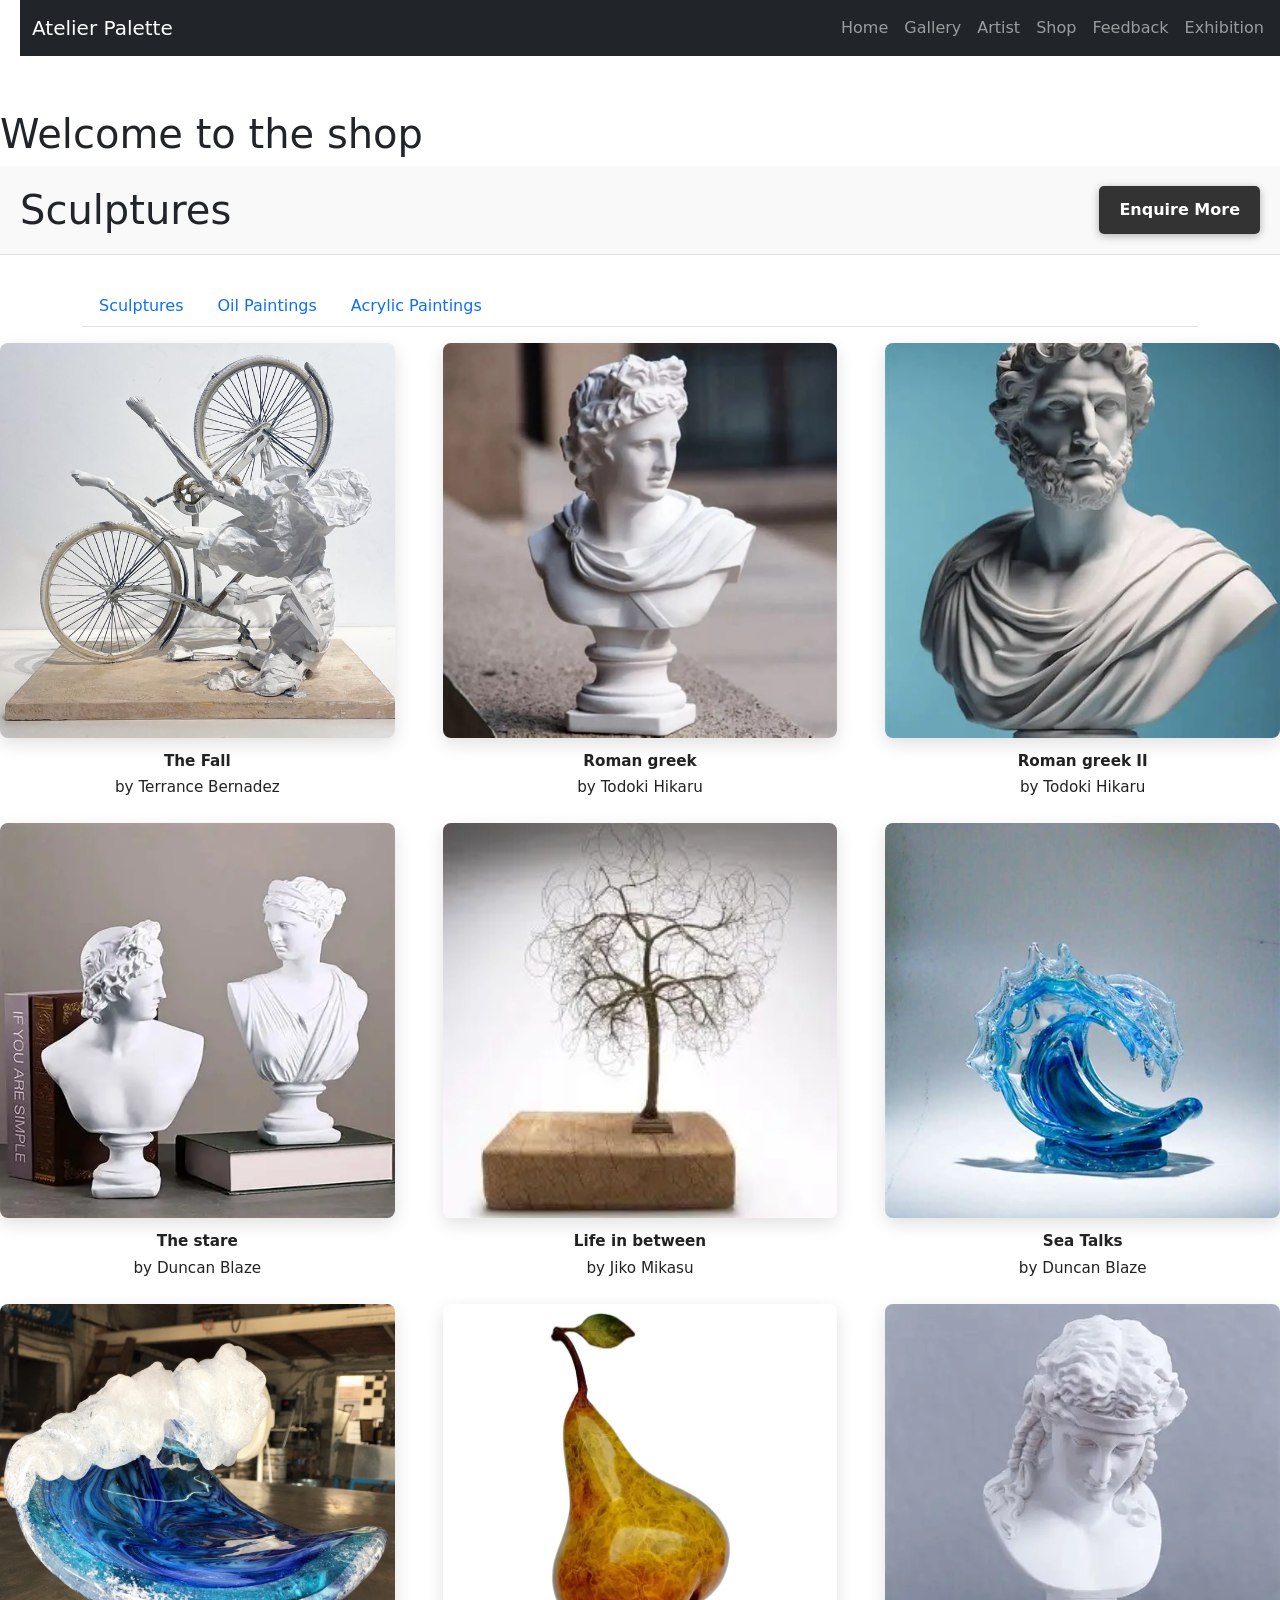
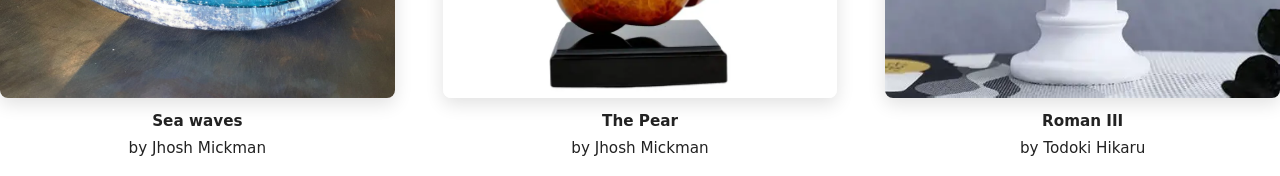
<file: sculpting-content.html>
<!DOCTYPE html>
<html lang="en">
<head>
    <meta charset="UTF-8">
    <meta name="viewport" content="width=device-width, initial-scale=1.0">
    <title>Atelier Palette</title>
     <link rel="icon" type="images/png" href="images/favicon-2.png">

    <!-- Bootstrap CSS --> 

<link href="https://cdn.jsdelivr.net/npm/bootstrap@5.3.0/dist/css/bootstrap.min.css" rel="stylesheet"> 

<!--My CSS-->

<link rel="stylesheet" href="image-content styles.css">
<link rel="stylesheet" href="main-style.css">

</head>
<body>
    <header>
        
        <nav class="navbar navbar-expand-lg navbar-dark bg-dark"> 

        <div class="container-fluid"> 

            <a class="navbar-brand" href="index.html">
              Atelier Palette
            </a>

            

            <button class="navbar-toggler" type="button" data-bs-toggle="offcanvas" data-bs-target="#offcanvasNavbar" aria-controls="offcanvasNavbar"> 

                <span class="navbar-toggler-icon"></span> 

            </button> 

            <div class="offcanvas offcanvas-end offcanvas-lg bg-dark text-bg-dark" tabindex="-1" id="offcanvasNavbar" aria-labelledby="offcanvasNavbarLabel"> 
                <div class="offcanvas-header"> 
                    <h5 class="offcanvas-title" id="offcanvasNavbarLabel">Menu</h5> 
                    <button type="button" class="btn-close btn-close-white text-reset" data-bs-dismiss="offcanvas" aria-label="Close"></button> 
                </div> 
                <div class="offcanvas-body"> 
                    <ul class="navbar-nav justify-content-end flex-grow-1 pe-3">
                        <li class="nav-item">
                            <a class="nav-link" href="index.html">Home</a>
                        </li>

                    <li class="nav-item"> 

                        <a class="nav-link" href="gallery.html">Gallery</a> 

                    </li> 

                    
                    <li class="nav-item"> 

                        <a class="nav-link" href="artist.html">Artist</a> 

                    </li> 

                    
                    <li class="nav-item"> 

                        <a class="nav-link" href="sculpting-content.html">Shop</a> 

                    </li> 

                    
                    <li class="nav-item"> 

                        <a class="nav-link" href="feedback-page.html">Feedback</a> 

                    </li> 

                    <li class="nav-item">

                        <a class="nav-link" href="exhibition.html">Exhibition</a>

                    </li>

                    </li>

                </ul> 

            </div> 

        </div> 

    </nav> 

    </header>

    <!-- Enquire modal button -->
    <div class="modal fade" id="enquireModal" tabindex="-1" aria-labelledby="enquireModalLabel" aria-hidden="true">
        <div class="modal-dialog modal-dialog-scrollable">
            <div class="modal-content">
                <div class="modal-header">
                    <h5 class="modal-title" id="enquireModalLabel">Enquire More</h5>
                    <button type="button" class="btn-close" data-bs-dismiss="modal" aria-label="Close"></button>
                </div>
                <div class="modal-body">
                    <form id="enquireForm">
                        <div class="mb-3">
                            <label for="artistName" class="form-label">Artist Name</label>
                            <input type="text" class="form-control" id="artistName" required>
                        </div>
                        <div class="mb-3">
                            <label for="artworkName" class="form-label">Artwork Name</label>
                            <input type="text" class="form-control" id="artworkName" required>
                        </div>
                        <div class="mb-3">
                            <label for="visitorName" class="form-label">Name</label>
                            <input type="text" class="form-control" id="visitorName" required>
                        </div>
                        <div class="mb-3">
                            <label for="visitorEmail" class="form-label">Email</label>
                            <input type="email" class="form-control" id="visitorEmail" required>
                        </div>
                        <div class="mb-3">
                            <label for="visitorType" class="form-label">I am a</label>
                            <select class="form-select" id="visitorType" required>
                                <option value="">---</option>
                                <option value="Private collector">Private collector</option>
                                <option value="Institution">Institution</option>
                                <option value="Individual buyer">Individual buyer</option>
                            </select>
                        </div>
                        <div class="mb-3">
                            <label for="visitorMessage" class="form-label">Message</label>
                            <textarea class="form-control" id="visitorMessage" rows="4" required></textarea>
                        </div>
                        <button type="submit" class="btn btn-primary w-100">Submit</button>
                    </form>
                </div>
            </div>
        </div>
    </div>
    
    <!--My Content-->
    <h1>Welcome to the shop</h1>
    <div class="content-header">
        <h1>Sculptures</h1>
        <button class="btn-enquire-more" data-bs-toggle="modal" data-bs-target="#enquireModal">Enquire More</button>
    </div>
<main>
    <div class="container mt-3">
  
  <ul class="nav nav-tabs">
    <li class="nav-item">
      <a class="nav-link " href="sculpting-content.html">Sculptures</a>
    </li>
    <li class="nav-item">
      <a class="nav-link" href="oil-content.html">Oil Paintings</a>
    </li>
    <li class="nav-item">
      <a class="nav-link" href="acrylic-content.html">Acrylic Paintings</a>
    </li>
  </ul>
</div>
</main>
 
<section class="sculpture-content">
  <div class="row">
    <div class="column">
      <img src="images-for-content-pages/sculpture-content/the-fall.jpg" alt="a woman falling off a bicycle">
      <p><cite>The Fall</cite> by Terrance Bernadez</p>
    </div>
    <div class="column">
      <img src="images-for-content-pages/sculpture-content/greek-man-2.webp" alt="a statue burst of a man">
      <p><cite>Roman greek</cite> by Todoki Hikaru</p>
    </div>
    <div class="column">
      <img src="images-for-content-pages/sculpture-content/greek-man-3.webp" alt="a statue burst of a man">
      <p><cite>Roman greek II</cite> by Todoki Hikaru</p>
    </div>
    <div class="column">
      <img src="images-for-content-pages/sculpture-content/greek-couple.webp" alt="small statue bursts of a man and a woman">
      <p><cite>The stare</cite> by Duncan Blaze</p>
    </div>
    <div class="column">
      <img src="images-for-content-pages/sculpture-content/barbered-tree.webp" alt="a tree statue made from copper wires">
      <p><cite>Life in between</cite> by Jiko Mikasu</p>
    </div>
    <div class="column">
      <img src="images-for-content-pages/sculpture-content/glass-waves.webp" alt="a glass statue depicting sea waves">
      <p><cite>Sea Talks</cite> by Duncan Blaze</p>
    </div>
    <div class="column">
      <img src="images-for-content-pages/sculpture-content/glass-wave.jpg" alt="sea waves made from glass">
      <p><cite>Sea waves</cite> by Jhosh Mickman</p>
    </div>
    <div class="column">
      <img src="images-for-content-pages/sculpture-content/glass-pear.webp" alt="a pear sculpture made from glass">
      <p><cite>The Pear</cite> by Jhosh Mickman</p>
    </div>
    <div class="column">
      <img src="images-for-content-pages/sculpture-content/greek-man.webp" alt="a statue of a greek man">
      <p><cite>Roman III</cite> by Todoki Hikaru</p>
    </div>
  </div>
</section>








    <!-- Bootstrap JS and dependencies --> 

<script src="https://cdn.jsdelivr.net/npm/@popperjs/core@2.11.6/dist/umd/popper.min.js"></script> 

<script src="https://cdn.jsdelivr.net/npm/bootstrap@5.3.0/dist/js/bootstrap.min.js"></script> 
    </body>
</html>
</file>
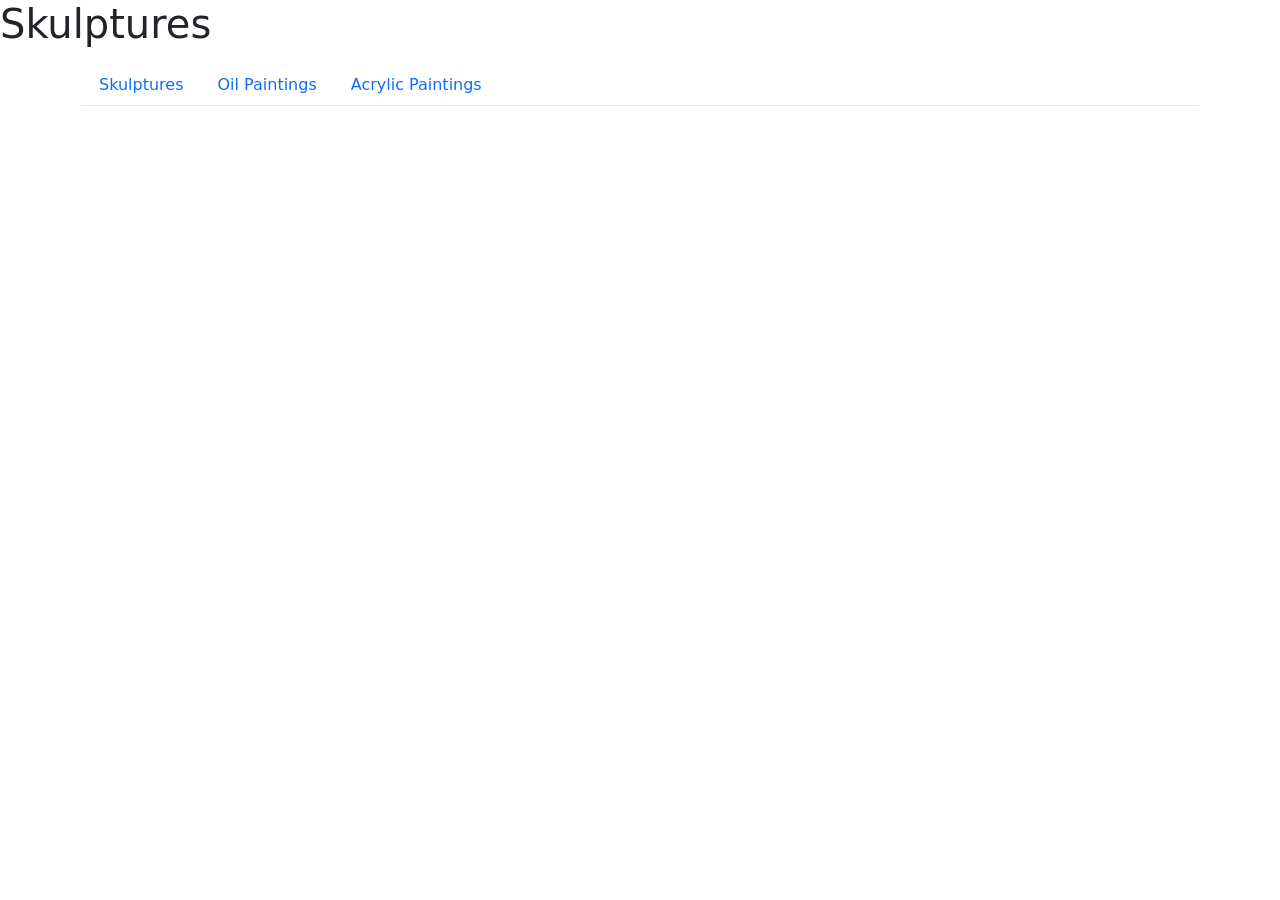
<file: skulpting-content.html>
<!DOCTYPE html>
<html lang="en">
<head>
    <meta charset="UTF-8">
    <meta name="viewport" content="width=device-width, initial-scale=1.0">
    <title>Atelier Palette</title>
    <!-- Bootstrap CSS --> 

<link href="https://cdn.jsdelivr.net/npm/bootstrap@5.3.0/dist/css/bootstrap.min.css" rel="stylesheet"> 
</head>
<body>
    <h1>Skulptures</h1>
    <!--My Content-->
<main>
    <div class="container mt-3">
  
  <ul class="nav nav-tabs">
    <li class="nav-item">
      <a class="nav-link " href="skulpting-content.html">Skulptures</a>
    </li>
    <li class="nav-item">
      <a class="nav-link" href="oil-content.html">Oil Paintings</a>
    </li>
    <li class="nav-item">
      <a class="nav-link" href="acrylic-content.html">Acrylic Paintings</a>
    </li>
  </ul>
</div>
</main>









    <!-- Bootstrap JS and dependencies --> 

<script src="https://cdn.jsdelivr.net/npm/@popperjs/core@2.11.6/dist/umd/popper.min.js"></script> 

<script src="https://cdn.jsdelivr.net/npm/bootstrap@5.3.0/dist/js/bootstrap.min.js"></script> 
    </body>
</html>
</file>
<file: main-style.css>
body {
    padding-top: 70px;
}


html, body {
    overflow-x: hidden;
}

header { 
    color: white; 
    padding: 20px; 
    text-align: center; 
}

nav{
    width: 100%;
}
.navbar {
    position:fixed;
    top: 0;
    width: 100%;
    z-index: 1020;
}

.navbar .navbar-nav {
    display: flex;
    justify-content: space-between;
    width: 100%;
}

.navbar .logo {
    height: 2rem;
    margin-left: 10px;
}

/* Content Header with Enquire Button */
.content-header {
    display: flex;
    justify-content: space-between;
    align-items: center;
    padding: 20px;
    gap: 20px;
    background-color: #f9f9f9;
    border-bottom: 1px solid #e0e0e0;
    margin-bottom: 30px;
}

.content-header h1 {
    margin: 0;
    flex: 1;
}

/* Content Header Button (for pages like shop) */
.content-header-button {
    display: flex;
    justify-content: flex-end;
    padding: 20px;
    gap: 20px;
}

/* contact modal */
.btn-enquire-more {
    background-color: #333;
    color: white;
    border: none;
    padding: 12px 20px;
    border-radius: 5px;
    font-weight: bold;
    cursor: pointer;
    box-shadow: 0 2px 8px rgba(0, 0, 0, 0.3);
    transition: background-color 0.3s ease, transform 0.2s ease;
    white-space: nowrap;
}

.btn-enquire-more:hover {
    background-color: #555;
    transform: scale(1.05);
}

.btn-enquire-more:active {
    transform: scale(0.98);
}

/* Modal Styling */
.modal-content {
    border-radius: 8px;
    box-shadow: 0 5px 15px rgba(0, 0, 0, 0.3);
}

.modal-header {
    background-color: #333;
    color: white;
    border-bottom: 1px solid #ddd;
}

.modal-title {
    font-weight: bold;
    font-size: 1.5rem;
}

.modal-body {
    padding: 20px;
}

.form-label {
    font-weight: 500;
    margin-bottom: 8px;
}

.form-control, .form-select {
    border-radius: 4px;
    border: 1px solid #ddd;
}

.form-control:focus, .form-select:focus {
    border-color: #555;
    box-shadow: 0 0 0 0.2rem rgba(51, 51, 51, 0.25);
}

/* Mobile styles */
@media (max-width: 768px) {
    body {
        font-size: 16px;
        line-height: 1.5;
    }
    
    h1 {
        font-size: 2rem; 
        margin-bottom: 1rem;
    }
    
    .container {
        padding-left: 15px;
        padding-right: 15px;
    }
    
    .form-control, .form-select, .btn {
        font-size: 16px;
        min-height: 44px;
    }
    
    .form-check-label {
        font-size: 16px;
        padding-left: 5px;
    }
    
    .mb-3 {
        margin-bottom: 1.5rem !important; 
    }
    
    .text-center p {
        font-size: 1.1rem;
    }

    .offcanvas .nav-link {
        color: rgba(255, 255, 255, 0.9);
    }

    .offcanvas .nav-link:hover,
    .offcanvas .nav-link:focus,
    .offcanvas .nav-link.active {
        color: #ffffff;
        background-color: rgba(255, 255, 255, 0.1);
        border-radius: 0.25rem;
    }

    .offcanvas-body {
        padding-top: 1rem;
    }
}

.exhibition-section {
    padding: 60px 0;
    background-color: #e1e1e1;
}

.exhibition-section .exhibition-title {
    font-size: 2.5rem;
    margin-bottom: 20px;
    color: #343a40;
    text-align: center;
}

.exhibition-section .exhibition-description {
    font-size: 1.25rem;
    color: #6c757d;
    text-align: center;

}


.exhibition-img {
    padding: 20px 0;
}

.exhibition-img img {
    width: 100%;
    height: auto;
    border-radius: 30px;
    border-bottom-style: outset;
    border-left-style: inset;
    border-color: #eee6c4;
}

.exhibition-img .content {
    flex: 1;
}

.exhibition-img .heading {
    color: #343a40;
    margin-bottom: 15px;
}

.exhibition-img {
    padding: 20px 0;
}

.exhibition-2 .past-exhibitions,
.prev-2 {
    padding: 20px 0;
}

.exhibition-2 .past-exhibitions img,
.prev-2 img {
    width: 100%;
    height: auto;
    border-radius: 30px;
    border-bottom-style: outset;
    border-left-style: inset;
    border-color: #eee6c4;
}

.exhibition-2 .past-exhibitions .content,
.prev-2 .content {
    flex: 1;
}
.prev-2 h3 p {

    text-align: right;
}

.exhibition-3 .row {
    display: flex;
    flex-wrap: wrap;
    gap: 1rem;
    justify-content: space-between;
}

.exhibition-3 .column {
    flex: 1 1 calc(33.333% - 1rem);
    min-width: 220px;
    box-sizing: border-box;
}

.exhibition-3 .column img {
    width: 100%;
    aspect-ratio: 4 / 3;
    object-fit: cover;
    border-radius: 20px;
    display: block;
}

.exhibition-3 .column h3 {
    margin-top: 0.75rem;
    font-size: 1rem;
    text-align: center;
}

@media screen and (max-width: 900px) {
    .exhibition-3 .column {
        flex: 1 1 100%;
    }
}

.exhibition-3 {
    padding: 2rem 0;
    width: 100%;
    box-sizing: border-box;
}

.exhibition-3 .past.exhibitions {
    margin: 0 auto;
    max-width: 1200px;
    padding: 0 1rem;
    box-sizing: border-box;
}

div.flex-container {
  display: flex;
  flex-direction: row;
  justify-content: space-between;
  width: 100%;
}

div.flex-container > div {
  margin: 10px;
  flex: 1;
  min-width: 0;
  overflow: hidden;
  box-sizing: border-box;
}

.flex-container img {
  width: 100%;
  aspect-ratio: 4 / 3;
  object-fit: cover;
  display: block;
  border-radius: 16px;
}

@media screen and (max-width:600px) {
  div.flex-container {
    flex-direction: column;
  }
}

/* Gallery page styles */
.gallery-section {
    padding: 1.5rem 0 4rem;
    background: #f8fbff;
}

.gallery-carousel {
    width: 100%;
}

.gallery-carousel .carousel-inner {
    border-radius: 20px;
    overflow: hidden;
        min-height: 520px;
        max-height: 520px;
    }

    .gallery-carousel .carousel-item {
        display: flex;
        align-items: center;
        justify-content: center;
        background: #edf4ff;
        min-height: 520px;
    }

    .gallery-carousel .carousel-item img {
        max-width: 100%;
        max-height: 50s0px;
        width: auto;
        height: auto;
.gallery-content {
    padding-left: 1.5rem;
}

.gallery-content h1 {
    font-size: 2.6rem;
    margin-bottom: 1rem;
    color: #102a43;
}

.gallery-content p {
    font-size: 1rem;
    line-height: 1.7;
    color: #334e68;
    max-width: 560px;
}

.gallery-feature {
    margin-top: 2.2rem;
    display: grid;
    gap: 1rem;
}

.gallery-feature div {
    background: white;
    border-radius: 16px;
    padding: 18px 20px;
    border: 1px solid rgba(16, 42, 67, 0.08);
    box-shadow: 0 20px 60px rgba(16, 42, 67, 0.06);
}

.gallery-feature h4 {
    margin: 0 0 0.5rem;
    font-size: 1rem;
    color: #102a43;
}

.gallery-feature p {
    margin: 0;
    color: #486581;
    font-size: 0.94rem;
    line-height: 1.6;
}

@media (max-width: 991px) {
    .gallery-content {
        padding-left: 0;
        margin-top: 2rem;
    }
}

/* Styling the flex items */
div.flex-container > div {
  padding: 20px;
  border: 1px solid #ccc;
  border-radius: 30px;
}

/* Style the images inside the flex items */
div.flex-container > div img {
  display: block;
  width: 100%;
  max-width: 100%;
  height: 230px;
  object-fit: cover;
  border-radius: 10px;
  border-bottom-style: outset;
  border-left-style: inset;
}

.exhibition-img img,
.exhibition-2 .past-exhibitions img,
.container #mission img {
  display: block;
  width: 100%;
  height: auto;
  max-width: 100%;
  border-radius: 10px;
  border-bottom-style: outset;
  border-left-style: inset;
  object-fit: cover;
}

.container #mission {
    padding: 20px 0;
}

/* Exhibition-3 styles */
.exhibition-3 .row {
    display: flex;
    justify-content: space-around;
    gap: 20px;
    flex-wrap: wrap;
}

.exhibition-3 .column {
    flex: 1;
    min-width: 250px;
    text-align: center;
    margin-bottom: 20px;
}

.exhibition-3 .column img {
    width: 100%;
    height: 250px;
    object-fit: cover;
    border-radius: 15px;
    border: 3px solid #eee6c4;
    box-shadow: 0 4px 8px rgba(0,0,0,0.1);
    transition: transform 0.3s ease, box-shadow 0.3s ease;
}

.exhibition-3 .column img:hover {
    transform: scale(1.05);
    box-shadow: 0 8px 16px rgba(0,0,0,0.2);
}

.exhibition-3 .column h3 {
    margin-top: 10px;
    font-size: 1.2em;
    color: #333;

}

.container #mission img {
    display: block;
    width: 100%;
    max-width: 100%;
    height: auto;
    border-radius: 30px;
    border-bottom-style: outset;
    border-left-style: inset;
    border-color: #eee6c4;
    margin-top: 0;
    float: none;
}

.container #mission .mission-content {
    flex: 1;
}

.container #mission .mi-go {
    margin-top: 0;
    margin-bottom: 15px;
    color: #343a40;
}

.about-exhibition {
    padding: 20px 0;
}

.about-exhibition img {
    display: block;
    width: 100%;
    max-width: 100%;
    height: auto;
    border-radius: 30px;
    border-bottom-style: outset;
    border-left-style: inset;
}

.about-exhibition .content {
    flex: 1;
}

footer {

    color:#ccc;
    background-color: #343a40 ;
    
}
    }

#section1 img {

    display: block;
    width: 50px;
    max-width: 25%;
    height: auto;
    border-radius: 30px;
    border-bottom-style: outset;
    border-left-style: inset;

}

.first .container img {
    display: block;
    width: 30%;
    max-width: 100%;
    height: 50%;
    border-radius: 30px;
    border-bottom-style: outset;
    border-left-style: inset;
    margin-bottom: 40px;

}
</file>
<file: image-content styles.css>
.sculpture-content .row,
.acrylic-content .row,
.oil-content .row {
  display: grid;
  grid-template-columns: repeat(3, minmax(0, 1fr));
  gap: 1.5rem;
  padding: 1rem 0;
}

@media (max-width: 900px) {
  .sculpture-content .row,
  .acrylic-content .row,
  .oil-content .row {
    grid-template-columns: repeat(2, minmax(0, 1fr));
  }
}

@media (max-width: 600px) {
  .sculpture-content .row,
  .acrylic-content .row,
  .oil-content .row {
    grid-template-columns: 1fr;
  }
}

.sculpture-content .column,
.acrylic-content .column,
.oil-content .column {
  display: grid;
  gap: 0.75rem;
}
.sculpture-content .column img,
.acrylic-content .column img,
.oil-content .column img {
  width: 100%;
  aspect-ratio: 1 / 1;
  height: auto;
  display: block;
  border-radius: 0.5rem;
  object-fit: cover;
  box-shadow: 0 6px 18px rgba(0, 0, 0, 0.12);
}

.sculpture-content .column p,
.acrylic-content .column p,
.oil-content .column p {
  margin: 0;
  font-size: 0.95rem;
  color: #222;
  text-align: center;
}

.sculpture-content .column cite,
.acrylic-content .column cite,
.oil-content .column cite {
  font-style: normal;
  font-weight: 600;
  display: block;
  margin-bottom: 0.25rem;
}
</file>
